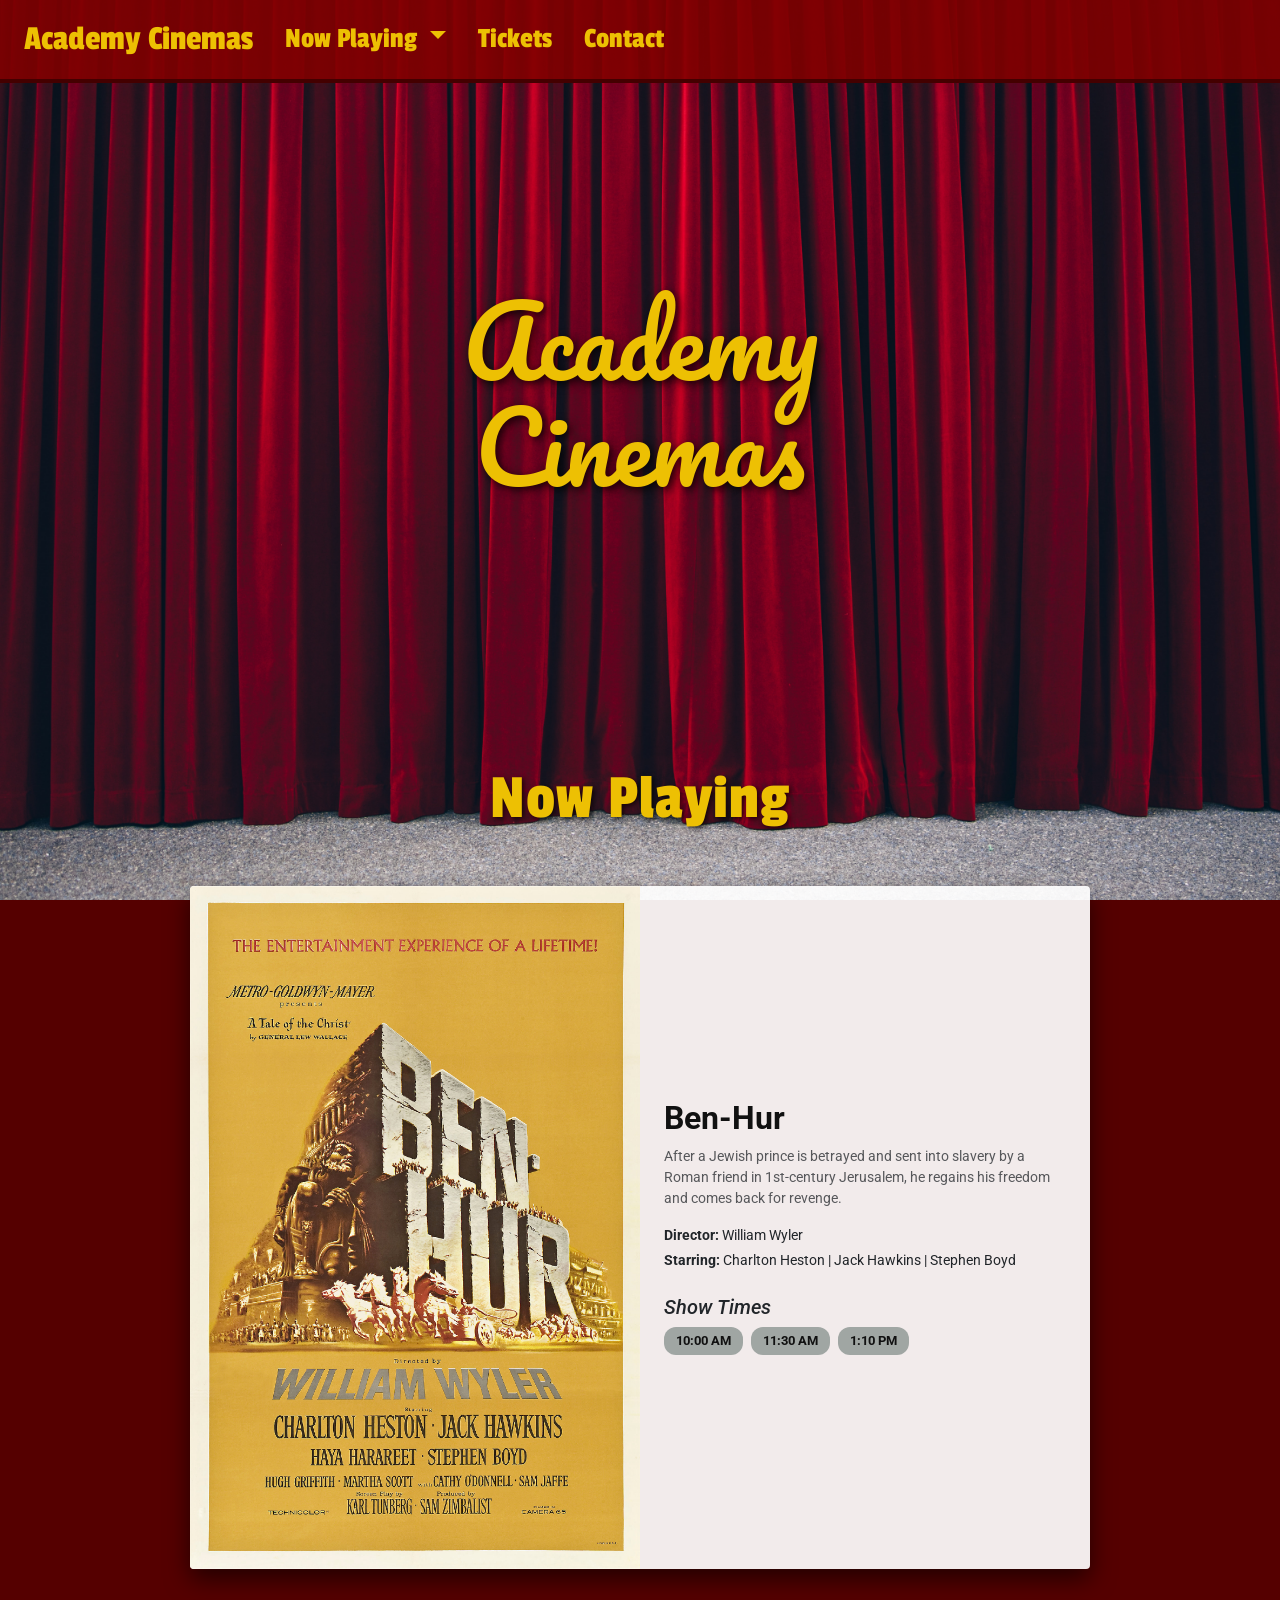
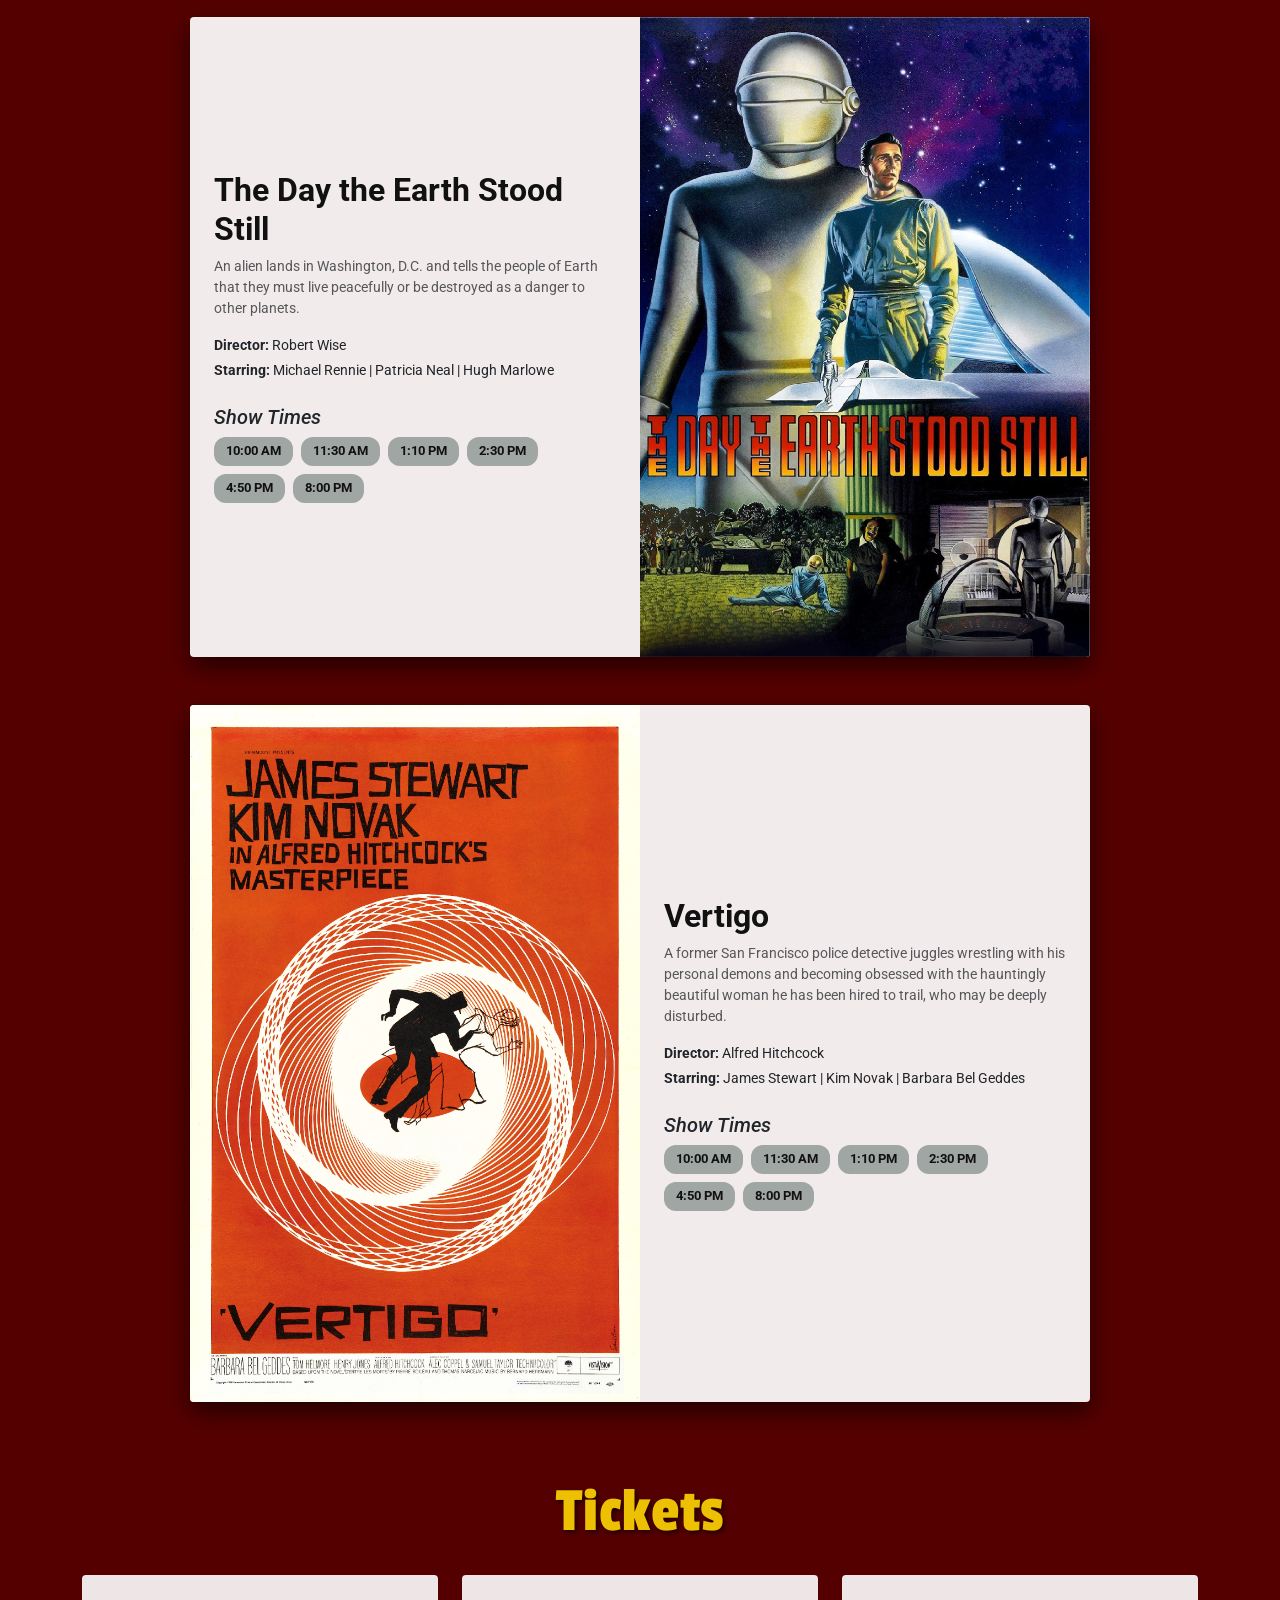
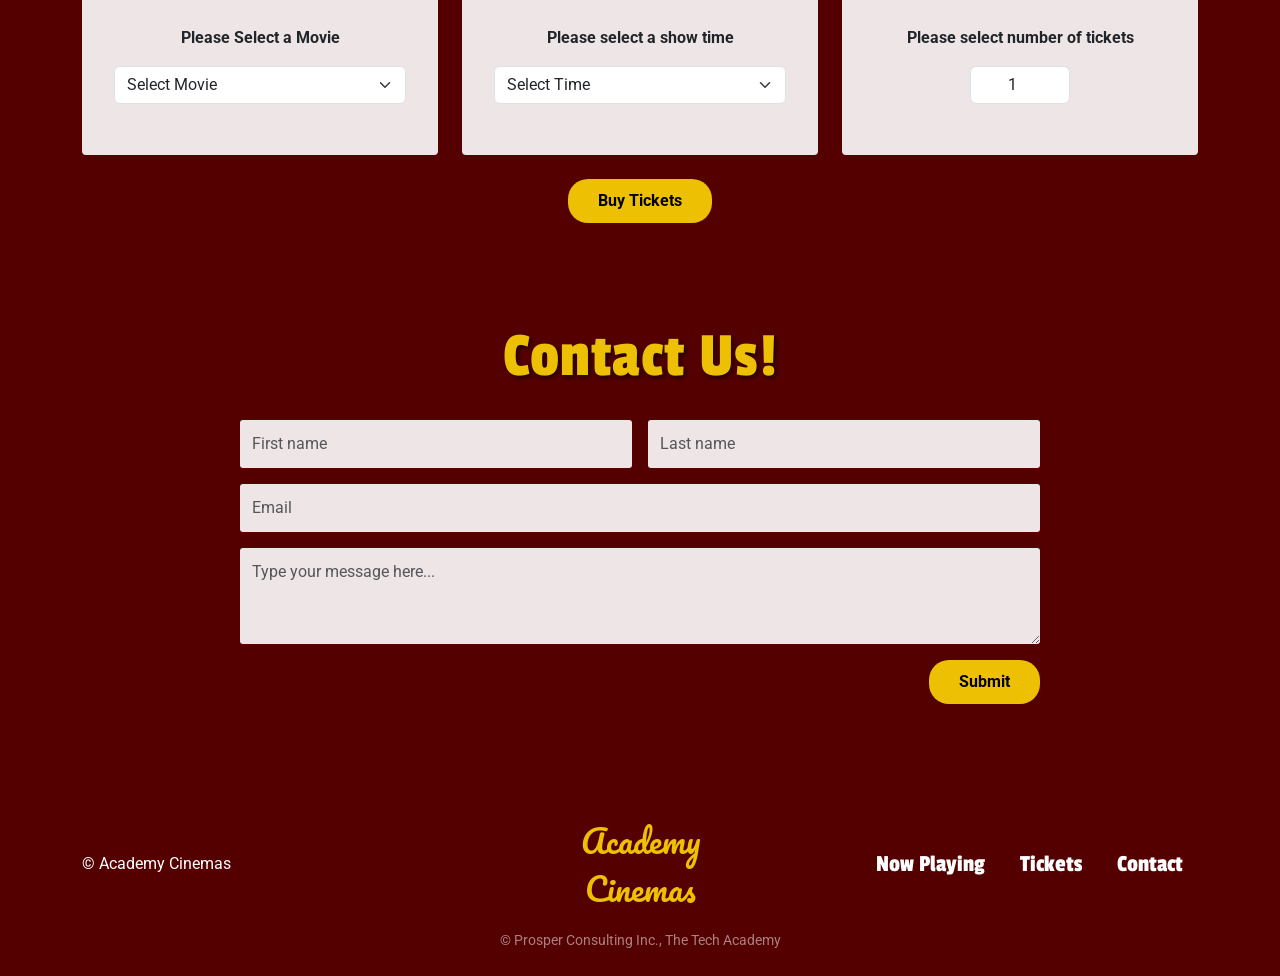
<file: Academy-Cinemas/index.html>
<!doctype html>
<html lang="en">
  <head>
    <meta charset="utf-8">
    <meta name="viewport" content="width=device-width, initial-scale=1">
    
    <!-- Google Fonts -->
    <link rel="preconnect" href="https://fonts.googleapis.com">
    <link rel="preconnect" href="https://fonts.gstatic.com" crossorigin>
    <link href="https://fonts.googleapis.com/css2?family=Pacifico&family=Passion+One&family=Roboto:wght@300;400;700&display=swap" rel="stylesheet">
    
    <title>Academy Cinemas</title>

    <!-- BOOTSTRAP CSS -->
    <link href="https://cdn.jsdelivr.net/npm/bootstrap@5.2.0/dist/css/bootstrap.min.css" rel="stylesheet">

    <!-- CUSTOM STYLES -->
    <style>
      :root {
        --main-color: rgb(126, 133, 130);
        --main-color-accent: rgb(237, 192, 3);
        --main-color-transparent: rgba(126, 133, 130, 0.8);
        --secondary-color: rgba(128, 0, 0, 0.9);
        --accent-color: rgb(36, 36, 36);
        --accent-text-color: rgb(255, 255, 255);
        --main-font-family: 'Passion One', cursive;
      }

      body {
        background-image: url('images/theater-curtains.jpg');
        background-size: cover;
        background-position: center;
        background-repeat: no-repeat;
        background-attachment: fixed;
        background-color: #500;
        font-family: 'Roboto', sans-serif;
      }

      /* NAVBAR */
      .navbar {
        background-color: var(--secondary-color);
        border-bottom: 4px solid #400;
      }

      .navbar-brand {
        color: var(--main-color-accent);
        font-family: var(--main-font-family);
        font-size: 2.2rem;
      }

      .nav-link {
        color: var(--main-color-accent);
        font-family: var(--main-font-family);
        font-size: 1.8rem;
        padding-left: 1rem !important;
        padding-right: 1rem !important;
      }

      .nav-link:hover, .navbar-brand:hover {
        color: #fff;
      }

      /* HERO SECTION */
      .hero-section {
        min-height: 70vh;
        display: flex;
        justify-content: center;
        align-items: center;
      }

      .hero-title {
        font-family: 'Pacifico', cursive;
        color: var(--main-color-accent);
        font-size: 6rem;
        text-shadow: 3px 3px 10px rgba(0, 0, 0, 0.8);
        line-height: 1.1;
      }

      /* SECTION HEADINGS */
      .section-heading {
        font-family: var(--main-font-family);
        color: var(--main-color-accent);
        font-size: 4rem;
        letter-spacing: 1px;
        text-shadow: 2px 2px 5px rgba(0,0,0,0.7);
      }

      /* MOVIE CARDS */
      .movie-card {
        background-color: rgba(255, 255, 255, 0.92);
        border-radius: 4px;
        box-shadow: 0 10px 25px rgba(0, 0, 0, 0.6);
        max-width: 900px;
      }

      .movie-title {
        font-family: 'Roboto', sans-serif;
        font-weight: 700;
        font-size: 2rem;
        color: #111;
      }

      .showtime-badge {
        background-color: #a0a6a3;
        color: #111;
        font-weight: 700;
        font-size: 0.8rem;
        padding: 8px 12px;
        border-radius: 12px;
      }

      /* TICKETS SECTION */
      .ticket-box {
        background-color: rgba(255, 255, 255, 0.9);
        border-radius: 4px;
        padding: 2rem;
        min-height: 180px;
        display: flex;
        flex-direction: column;
        justify-content: center;
      }

      .btn-yellow {
        background-color: var(--main-color-accent);
        color: #000;
        font-weight: 700;
        padding: 10px 30px;
        border-radius: 20px;
        border: none;
      }

      .btn-yellow:hover {
        background-color: #d4a902;
      }

      /* CONTACT FORM */
      .contact-input {
        background-color: rgba(255, 255, 255, 0.9);
        border: none;
        border-radius: 3px;
        padding: 12px;
      }

      /* FOOTER NAVIGATION */
      .footer-nav {
        font-family: var(--main-font-family);
        font-size: 1.5rem;
      }

      .footer-nav a {
        color: #fff;
        text-decoration: none;
        margin: 0 15px;
      }

      .footer-brand {
        font-family: 'Pacifico', cursive;
        color: var(--main-color-accent);
        font-size: 2rem;
      }
    </style>
  </head>
  <body>

    <!-- NAVBAR -->
    <nav class="navbar navbar-expand-lg sticky-top">
      <div class="container-fluid px-4">
        <a class="navbar-brand" href="#">Academy Cinemas</a>
        <button class="navbar-toggler" type="button" data-bs-toggle="collapse" data-bs-target="#navbarNav">
          <span class="navbar-toggler-icon"></span>
        </button>
        <div class="collapse navbar-collapse" id="navbarNav">
          <ul class="navbar-nav me-auto">
            <li class="nav-item dropdown">
              <a class="nav-link dropdown-toggle" href="#" id="navbarDropdown" role="button" data-bs-toggle="dropdown">
                Now Playing
              </a>
              <ul class="dropdown-menu">
                <li><a class="dropdown-item" href="#ben-hur">Ben-Hur</a></li>
                <li><a class="dropdown-item" href="#day-earth-stood-still">The Day the Earth Stood Still</a></li>
                <li><a class="dropdown-item" href="#vertigo">Vertigo</a></li>
              </ul>
            </li>
            <li class="nav-item"><a class="nav-link" href="#tickets">Tickets</a></li>
            <li class="nav-item"><a class="nav-link" href="#contact">Contact</a></li>
          </ul>
        </div>
      </div>
    </nav>

    <!-- HERO SECTION -->
    <section class="hero-section text-center">
      <h1 class="hero-title">Academy<br>Cinemas</h1>
    </section>

    <!-- NOW PLAYING SECTION -->
    <section id="now-playing" class="container my-5">
      <h2 class="text-center section-heading mb-5">Now Playing</h2>

      <!-- MOVIE 1: BEN-HUR (Poster Left) -->
      <div id="ben-hur" class="row movie-card mx-auto mb-5 overflow-hidden align-items-center">
        <div class="col-md-6 p-0 text-center">
          <img src="images/ben-hur.jpg" alt="Ben-Hur Poster" class="img-fluid w-100">
        </div>
        <div class="col-md-6 p-4">
          <h3 class="movie-title">Ben-Hur</h3>
          <p class="text-muted small">After a Jewish prince is betrayed and sent into slavery by a Roman friend in 1st-century Jerusalem, he regains his freedom and comes back for revenge.</p>
          <p class="small mb-1"><strong>Director:</strong> William Wyler</p>
          <p class="small"><strong>Starring:</strong> Charlton Heston | Jack Hawkins | Stephen Boyd</p>
          <h5 class="fst-italic mt-4">Show Times</h5>
          <div class="d-flex flex-wrap gap-2 mt-2">
            <span class="badge showtime-badge">10:00 AM</span>
            <span class="badge showtime-badge">11:30 AM</span>
            <span class="badge showtime-badge">1:10 PM</span>
          </div>
        </div>
      </div>

      <!-- MOVIE 2: THE DAY THE EARTH STOOD STILL (Poster Right) -->
      <div id="day-earth-stood-still" class="row movie-card mx-auto mb-5 overflow-hidden align-items-center">
        <div class="col-md-6 p-4">
          <h3 class="movie-title">The Day the Earth Stood Still</h3>
          <p class="text-muted small">An alien lands in Washington, D.C. and tells the people of Earth that they must live peacefully or be destroyed as a danger to other planets.</p>
          <p class="small mb-1"><strong>Director:</strong> Robert Wise</p>
          <p class="small"><strong>Starring:</strong> Michael Rennie | Patricia Neal | Hugh Marlowe</p>
          <h5 class="fst-italic mt-4">Show Times</h5>
          <div class="d-flex flex-wrap gap-2 mt-2">
            <span class="badge showtime-badge">10:00 AM</span>
            <span class="badge showtime-badge">11:30 AM</span>
            <span class="badge showtime-badge">1:10 PM</span>
            <span class="badge showtime-badge">2:30 PM</span>
            <span class="badge showtime-badge">4:50 PM</span>
            <span class="badge showtime-badge">8:00 PM</span>
          </div>
        </div>
        <div class="col-md-6 p-0 text-center">
          <img src="images/earth-stood-still.jpg" alt="The Day the Earth Stood Still Poster" class="img-fluid w-100">
        </div>
      </div>

      <!-- MOVIE 3: VERTIGO (Poster Left) -->
      <div id="vertigo" class="row movie-card mx-auto mb-5 overflow-hidden align-items-center">
        <div class="col-md-6 p-0 text-center">
          <img src="images/vertigo.jpg" alt="Vertigo Poster" class="img-fluid w-100">
        </div>
        <div class="col-md-6 p-4">
          <h3 class="movie-title">Vertigo</h3>
          <p class="text-muted small">A former San Francisco police detective juggles wrestling with his personal demons and becoming obsessed with the hauntingly beautiful woman he has been hired to trail, who may be deeply disturbed.</p>
          <p class="small mb-1"><strong>Director:</strong> Alfred Hitchcock</p>
          <p class="small"><strong>Starring:</strong> James Stewart | Kim Novak | Barbara Bel Geddes</p>
          <h5 class="fst-italic mt-4">Show Times</h5>
          <div class="d-flex flex-wrap gap-2 mt-2">
            <span class="badge showtime-badge">10:00 AM</span>
            <span class="badge showtime-badge">11:30 AM</span>
            <span class="badge showtime-badge">1:10 PM</span>
            <span class="badge showtime-badge">2:30 PM</span>
            <span class="badge showtime-badge">4:50 PM</span>
            <span class="badge showtime-badge">8:00 PM</span>
          </div>
        </div>
      </div>
    </section>

    <!-- TICKETS SECTION -->
    <section id="tickets" class="container my-5 py-4">
      <h2 class="text-center section-heading mb-4">Tickets</h2>
      <form>
        <div class="row g-4 text-center">
          <div class="col-md-4">
            <div class="ticket-box">
              <label class="form-label fw-bold mb-3">Please Select a Movie</label>
              <select class="form-select">
                <option selected>Select Movie</option>
                <option value="1">Ben-Hur</option>
                <option value="2">The Day the Earth Stood Still</option>
                <option value="3">Vertigo</option>
              </select>
            </div>
          </div>
          <div class="col-md-4">
            <div class="ticket-box">
              <label class="form-label fw-bold mb-3">Please select a show time</label>
              <select class="form-select">
                <option selected>Select Time</option>
                <option value="1">10:00 AM</option>
                <option value="2">11:30 AM</option>
                <option value="3">1:10 PM</option>
              </select>
            </div>
          </div>
          <div class="col-md-4">
            <div class="ticket-box">
              <label class="form-label fw-bold mb-3">Please select number of tickets</label>
              <input type="number" class="form-control text-center mx-auto" value="1" style="max-width: 100px;">
            </div>
          </div>
        </div>
        <div class="text-center mt-4">
          <button type="submit" class="btn btn-yellow">Buy Tickets</button>
        </div>
      </form>
    </section>

    <!-- CONTACT SECTION -->
    <section id="contact" class="container my-5 py-4">
      <h2 class="text-center section-heading mb-4">Contact Us!</h2>
      <form style="max-width: 800px;" class="mx-auto">
        <div class="row g-3 mb-3">
          <div class="col-md-6">
            <input type="text" class="form-control contact-input" placeholder="First name">
          </div>
          <div class="col-md-6">
            <input type="text" class="form-control contact-input" placeholder="Last name">
          </div>
        </div>
        <div class="mb-3">
          <input type="email" class="form-control contact-input" placeholder="Email">
        </div>
        <div class="mb-3">
          <textarea class="form-control contact-input" rows="3" placeholder="Type your message here..."></textarea>
        </div>
        <div class="text-end">
          <button type="submit" class="btn btn-yellow">Submit</button>
        </div>
      </form>
    </section>

    <!-- FOOTER -->
    <footer class="text-center py-4">
      <div class="container">
        <div class="row align-items-center my-3">
          <div class="col-md-4 text-start">
            <span class="text-white">&copy; Academy Cinemas</span>
          </div>
          <div class="col-md-4 text-center">
            <div class="footer-brand">Academy<br>Cinemas</div>
          </div>
          <div class="col-md-4 text-end footer-nav">
            <a href="#now-playing">Now Playing</a>
            <a href="#tickets">Tickets</a>
            <a href="#contact">Contact</a>
          </div>
        </div>
        <small class="text-white-50">&copy; Prosper Consulting Inc., The Tech Academy</small>
      </div>
    </footer>

    <!-- BOOTSTRAP JAVASCRIPT -->
    <script src="https://cdn.jsdelivr.net/npm/bootstrap@5.2.0/dist/js/bootstrap.bundle.min.js"></script>
  </body>
</html>
</file>
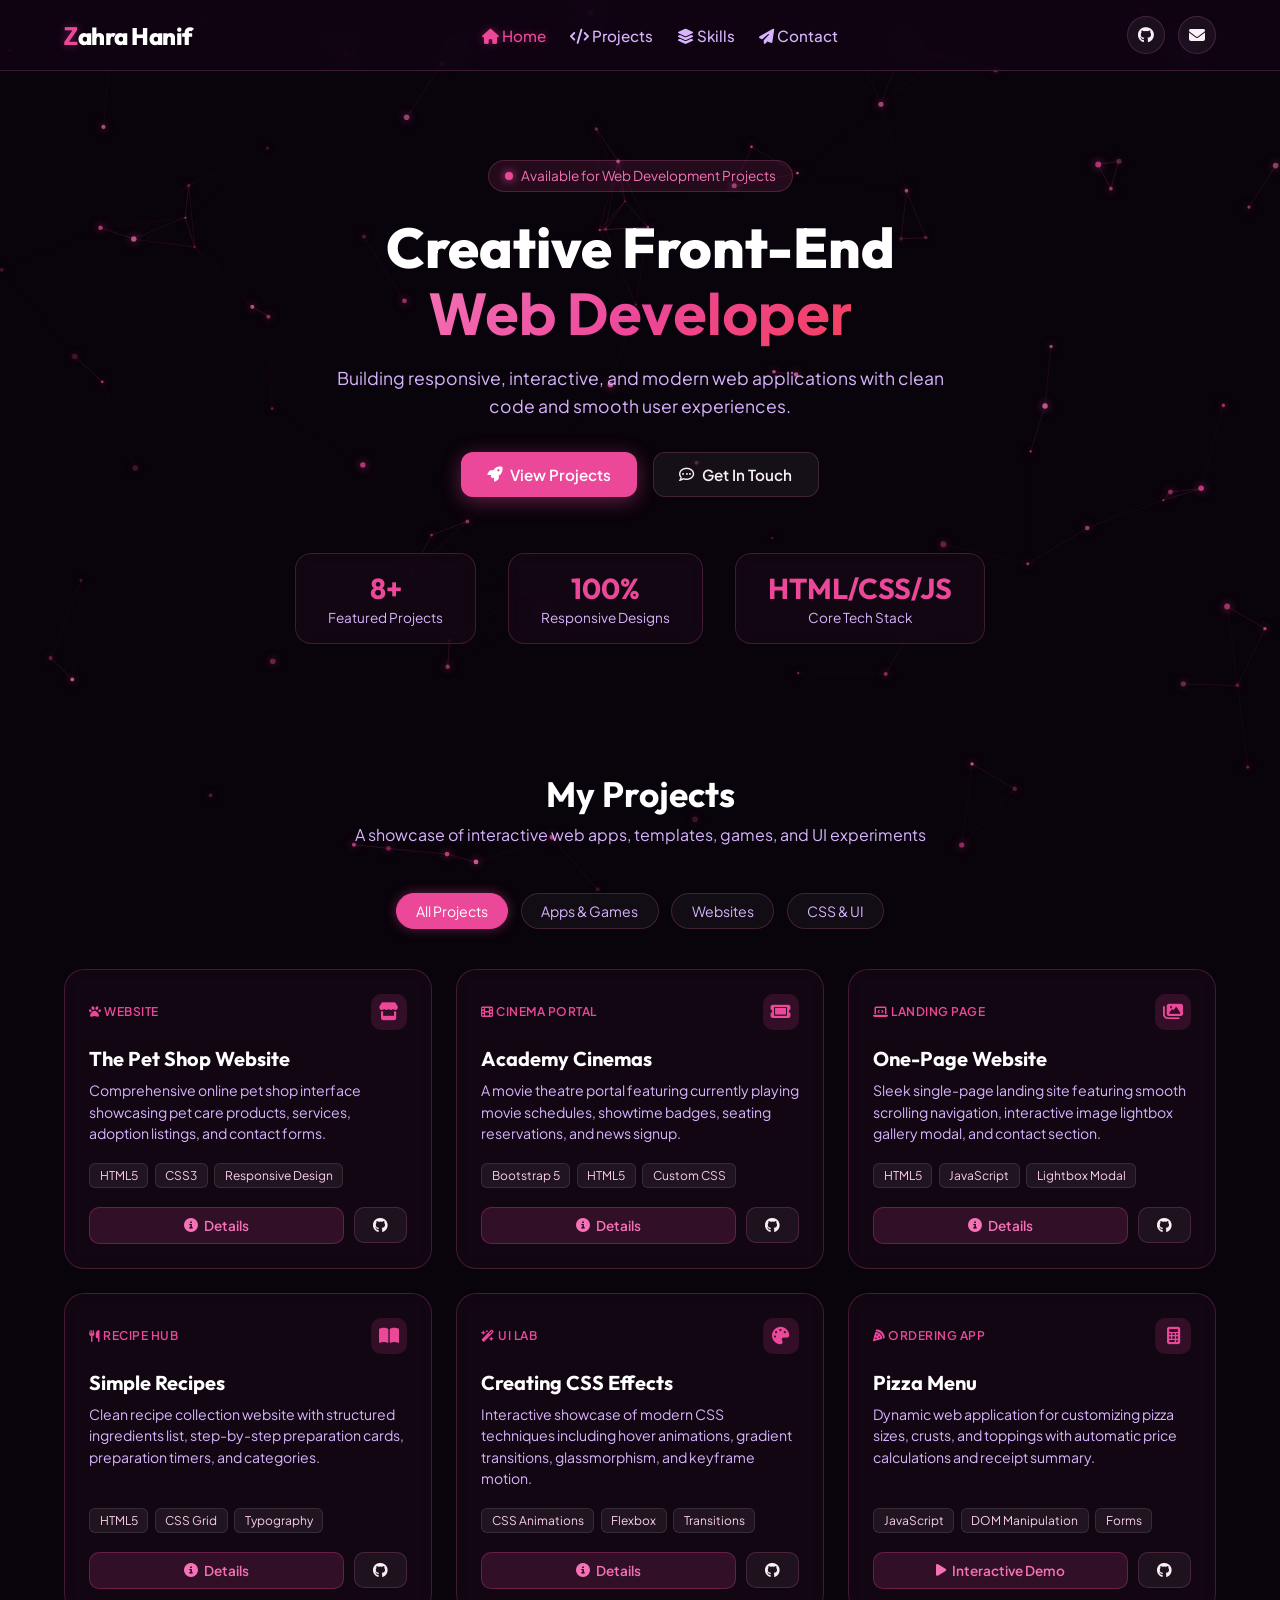
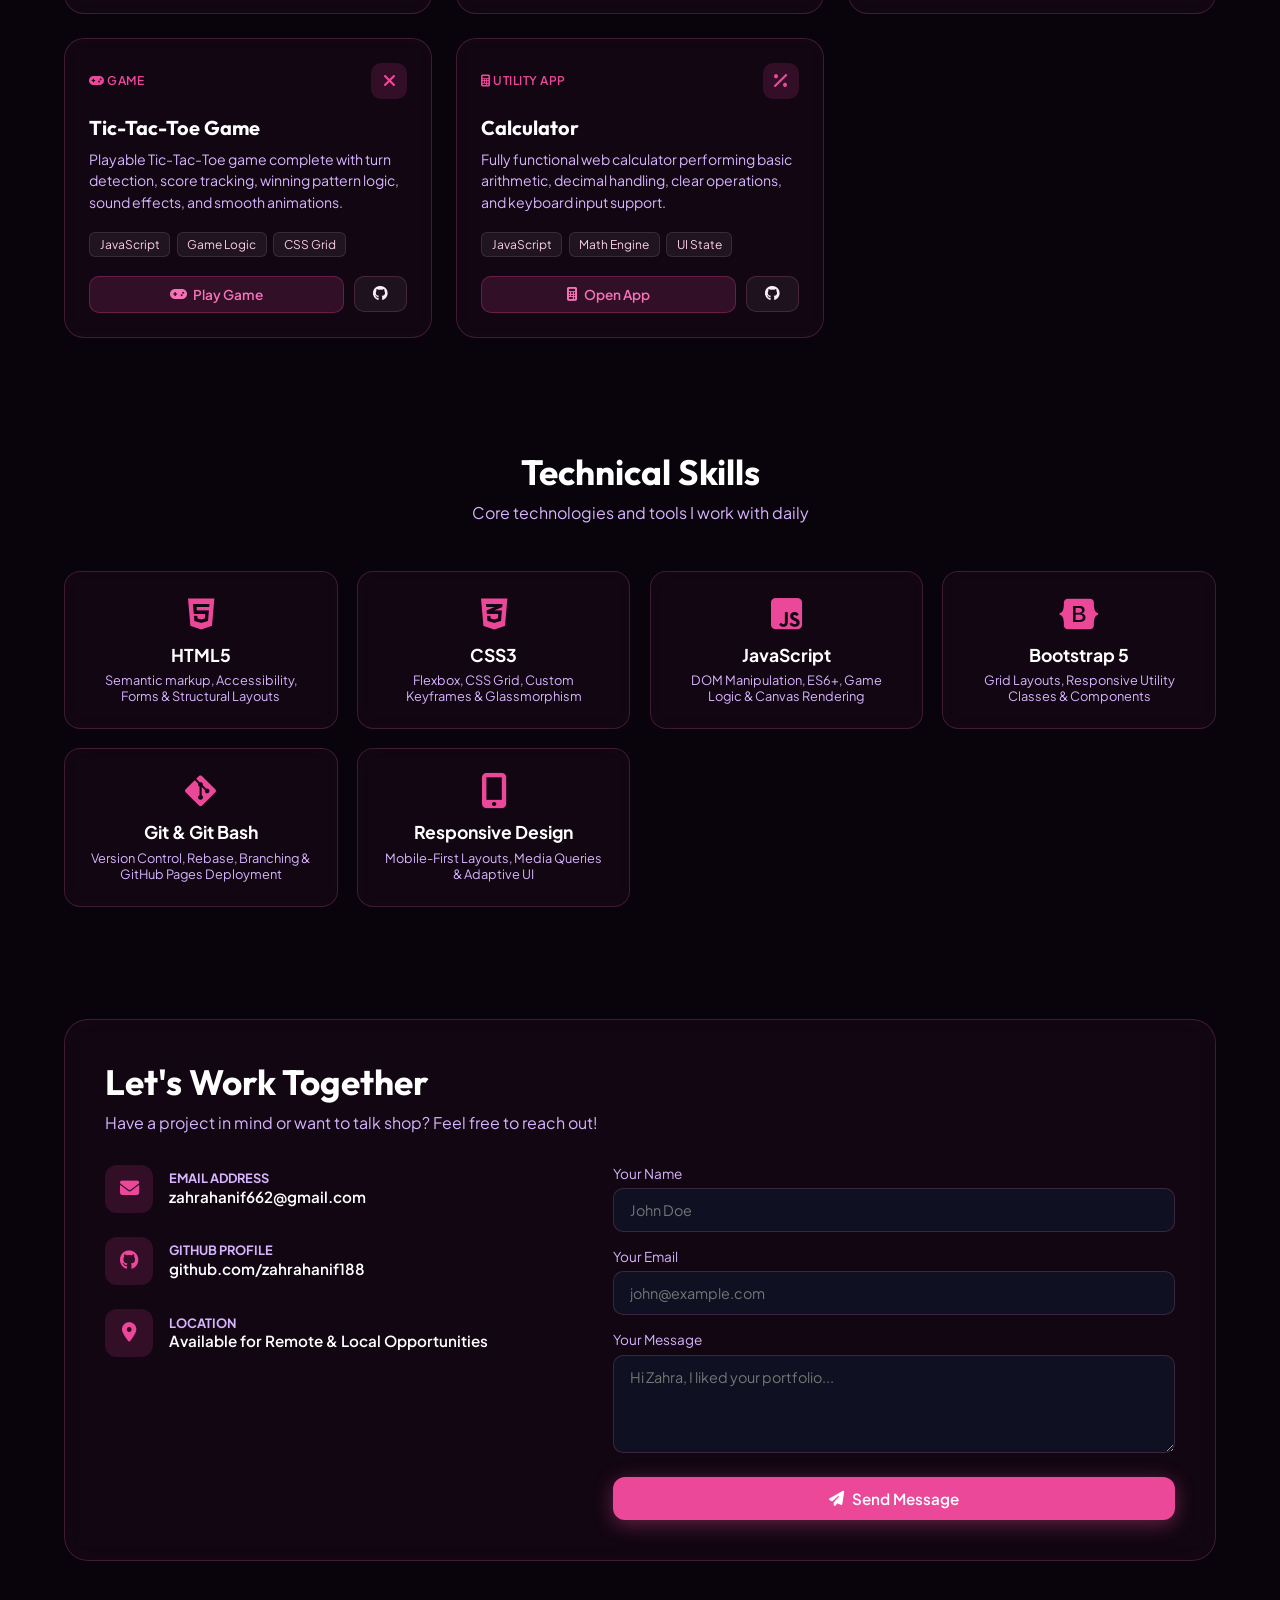
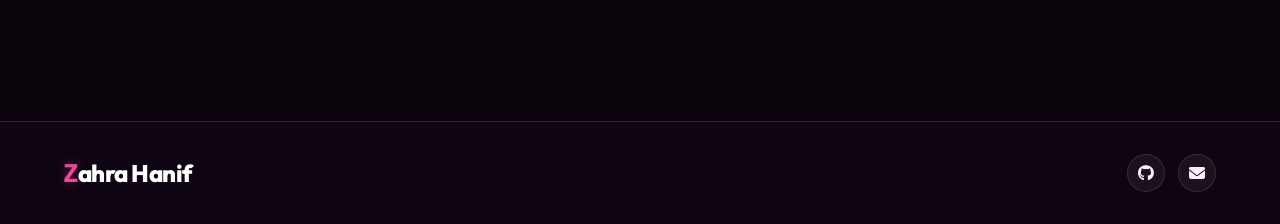
<file: Portfolio website assignment/index.html>
<!DOCTYPE html>
<html lang="en">
<head>
  <meta charset="UTF-8">
  <meta name="viewport" content="width=device-width, initial-scale=1.0">
  <title>Zahra Hanif | Web Developer Portfolio</title>
  
  <!-- Font Awesome Icons -->
  <link rel="stylesheet" href="https://cdnjs.cloudflare.com/ajax/libs/font-awesome/6.4.0/css/all.min.css">
  <!-- Google Fonts (Outfit & Plus Jakarta Sans) -->
  <link rel="preconnect" href="https://fonts.googleapis.com">
  <link rel="preconnect" href="https://fonts.gstatic.com" crossorigin>
  <link href="https://fonts.googleapis.com/css2?family=Outfit:wght@300;400;500;600;700;800&family=Plus+Jakarta+Sans:wght@300;400;500;600;700&display=swap" rel="stylesheet">
  
  <!-- Separate CSS File -->
  <link rel="stylesheet" href="style.css">
</head>
<body>

  <!-- Live Canvas Interactive Background -->
  <canvas id="bg-canvas"></canvas>

  <!-- Navigation Bar -->
  <nav class="navbar">
    <div class="nav-container">
      <a href="#home" class="brand-logo">
        <span class="logo-accent">Z</span>ahra Hanif
      </a>

      <div class="nav-links">
        <a href="#home" class="nav-link active"><i class="fa-solid fa-house"></i> Home</a>
        <a href="#projects" class="nav-link"><i class="fa-solid fa-code"></i> Projects</a>
        <a href="#skills" class="nav-link"><i class="fa-solid fa-layer-group"></i> Skills</a>
        <a href="#contact" class="nav-link"><i class="fa-solid fa-paper-plane"></i> Contact</a>
      </div>

      <div class="social-pills">
        <a href="https://github.com/zahrahanif188" target="_blank" rel="noopener noreferrer" title="GitHub Profile">
          <i class="fa-brands fa-github"></i>
        </a>
        <a href="mailto:zahrahanif662@gmail.com" title="Send Email">
          <i class="fa-solid fa-envelope"></i>
        </a>
      </div>
    </div>
  </nav>

  <main class="main-content">
    <!-- Hero Section -->
    <section id="home" class="hero-section">
      <div class="hero-badge">
        <span class="pulse-dot"></span> Available for Web Development Projects
      </div>

      <h1 class="hero-title">
        Creative Front-End <br>
        <span class="highlight-text">Web Developer</span>
      </h1>

      <p class="hero-subtitle">
        Building responsive, interactive, and modern web applications with clean code and smooth user experiences.
      </p>

      <div class="hero-cta-group">
        <a href="#projects" class="btn btn-primary">
          <i class="fa-solid fa-rocket"></i> View Projects
        </a>
        <a href="#contact" class="btn btn-secondary">
          <i class="fa-regular fa-comment-dots"></i> Get In Touch
        </a>
      </div>

      <div class="quick-stats">
        <div class="stat-card">
          <span class="stat-number">8+</span>
          <span class="stat-label">Featured Projects</span>
        </div>
        <div class="stat-card">
          <span class="stat-number">100%</span>
          <span class="stat-label">Responsive Designs</span>
        </div>
        <div class="stat-card">
          <span class="stat-number">HTML/CSS/JS</span>
          <span class="stat-label">Core Tech Stack</span>
        </div>
      </div>
    </section>

    <!-- Projects Section -->
    <section id="projects" class="projects-section">
      <div class="section-header">
        <h2 class="section-title">My Projects</h2>
        <p class="section-subtitle">A showcase of interactive web apps, templates, games, and UI experiments</p>
      </div>

      <!-- Category Filter Pills -->
      <div class="filter-bar">
        <button class="filter-btn active" data-filter="all">All Projects</button>
        <button class="filter-btn" data-filter="apps">Apps & Games</button>
        <button class="filter-btn" data-filter="websites">Websites</button>
        <button class="filter-btn" data-filter="css">CSS & UI</button>
      </div>

      <!-- Project Cards Grid -->
      <div class="projects-grid" id="projects-grid">
        
        <!-- Project 1: The Pet Shop Website -->
        <div class="project-card" data-category="websites">
          <div class="card-glow"></div>
          <div class="card-header">
            <span class="card-type"><i class="fa-solid fa-paw"></i> Website</span>
            <div class="card-icon"><i class="fa-solid fa-store"></i></div>
          </div>
          <h3 class="card-title">The Pet Shop Website</h3>
          <p class="card-desc">Comprehensive online pet shop interface showcasing pet care products, services, adoption listings, and contact forms.</p>
          <div class="tags-list">
            <span class="tech-tag">HTML5</span>
            <span class="tech-tag">CSS3</span>
            <span class="tech-tag">Responsive Design</span>
          </div>
          <div class="card-actions">
            <button class="btn btn-card" onclick="openModal('petshop')">
              <i class="fa-solid fa-circle-info"></i> Details
            </button>
            <a href="https://github.com/zahrahanif188" target="_blank" class="btn btn-card-icon" title="View Source">
              <i class="fa-brands fa-github"></i>
            </a>
          </div>
        </div>

        <!-- Project 2: Academy Cinemas -->
        <div class="project-card" data-category="websites">
          <div class="card-glow"></div>
          <div class="card-header">
            <span class="card-type"><i class="fa-solid fa-film"></i> Cinema Portal</span>
            <div class="card-icon"><i class="fa-solid fa-ticket"></i></div>
          </div>
          <h3 class="card-title">Academy Cinemas</h3>
          <p class="card-desc">A movie theatre portal featuring currently playing movie schedules, showtime badges, seating reservations, and news signup.</p>
          <div class="tags-list">
            <span class="tech-tag">Bootstrap 5</span>
            <span class="tech-tag">HTML5</span>
            <span class="tech-tag">Custom CSS</span>
          </div>
          <div class="card-actions">
            <button class="btn btn-card" onclick="openModal('academy')">
              <i class="fa-solid fa-circle-info"></i> Details
            </button>
            <a href="https://github.com/zahrahanif188" target="_blank" class="btn btn-card-icon" title="View Source">
              <i class="fa-brands fa-github"></i>
            </a>
          </div>
        </div>

        <!-- Project 3: One-Page Website -->
        <div class="project-card" data-category="websites">
          <div class="card-glow"></div>
          <div class="card-header">
            <span class="card-type"><i class="fa-solid fa-laptop-code"></i> Landing Page</span>
            <div class="card-icon"><i class="fa-solid fa-images"></i></div>
          </div>
          <h3 class="card-title">One-Page Website</h3>
          <p class="card-desc">Sleek single-page landing site featuring smooth scrolling navigation, interactive image lightbox gallery modal, and contact section.</p>
          <div class="tags-list">
            <span class="tech-tag">HTML5</span>
            <span class="tech-tag">JavaScript</span>
            <span class="tech-tag">Lightbox Modal</span>
          </div>
          <div class="card-actions">
            <button class="btn btn-card" onclick="openModal('onepage')">
              <i class="fa-solid fa-circle-info"></i> Details
            </button>
            <a href="https://github.com/zahrahanif188" target="_blank" class="btn btn-card-icon" title="View Source">
              <i class="fa-brands fa-github"></i>
            </a>
          </div>
        </div>

        <!-- Project 4: Simple Recipes -->
        <div class="project-card" data-category="websites">
          <div class="card-glow"></div>
          <div class="card-header">
            <span class="card-type"><i class="fa-solid fa-utensils"></i> Recipe Hub</span>
            <div class="card-icon"><i class="fa-solid fa-book-open"></i></div>
          </div>
          <h3 class="card-title">Simple Recipes</h3>
          <p class="card-desc">Clean recipe collection website with structured ingredients list, step-by-step preparation cards, preparation timers, and categories.</p>
          <div class="tags-list">
            <span class="tech-tag">HTML5</span>
            <span class="tech-tag">CSS Grid</span>
            <span class="tech-tag">Typography</span>
          </div>
          <div class="card-actions">
            <button class="btn btn-card" onclick="openModal('recipes')">
              <i class="fa-solid fa-circle-info"></i> Details
            </button>
            <a href="https://github.com/zahrahanif188" target="_blank" class="btn btn-card-icon" title="View Source">
              <i class="fa-brands fa-github"></i>
            </a>
          </div>
        </div>

        <!-- Project 5: Creating CSS Effects -->
        <div class="project-card" data-category="css">
          <div class="card-glow"></div>
          <div class="card-header">
            <span class="card-type"><i class="fa-solid fa-wand-magic-sparkles"></i> UI Lab</span>
            <div class="card-icon"><i class="fa-solid fa-palette"></i></div>
          </div>
          <h3 class="card-title">Creating CSS Effects</h3>
          <p class="card-desc">Interactive showcase of modern CSS techniques including hover animations, gradient transitions, glassmorphism, and keyframe motion.</p>
          <div class="tags-list">
            <span class="tech-tag">CSS Animations</span>
            <span class="tech-tag">Flexbox</span>
            <span class="tech-tag">Transitions</span>
          </div>
          <div class="card-actions">
            <button class="btn btn-card" onclick="openModal('csseffects')">
              <i class="fa-solid fa-circle-info"></i> Details
            </button>
            <a href="https://github.com/zahrahanif188" target="_blank" class="btn btn-card-icon" title="View Source">
              <i class="fa-brands fa-github"></i>
            </a>
          </div>
        </div>

        <!-- Project 6: Pizza Menu -->
        <div class="project-card" data-category="apps">
          <div class="card-glow"></div>
          <div class="card-header">
            <span class="card-type"><i class="fa-solid fa-pizza-slice"></i> Ordering App</span>
            <div class="card-icon"><i class="fa-solid fa-calculator"></i></div>
          </div>
          <h3 class="card-title">Pizza Menu</h3>
          <p class="card-desc">Dynamic web application for customizing pizza sizes, crusts, and toppings with automatic price calculations and receipt summary.</p>
          <div class="tags-list">
            <span class="tech-tag">JavaScript</span>
            <span class="tech-tag">DOM Manipulation</span>
            <span class="tech-tag">Forms</span>
          </div>
          <div class="card-actions">
            <button class="btn btn-card" onclick="openModal('pizzamenu')">
              <i class="fa-solid fa-play"></i> Interactive Demo
            </button>
            <a href="https://github.com/zahrahanif188" target="_blank" class="btn btn-card-icon" title="View Source">
              <i class="fa-brands fa-github"></i>
            </a>
          </div>
        </div>

        <!-- Project 7: Tic-Tac-Toe Game -->
        <div class="project-card" data-category="apps">
          <div class="card-glow"></div>
          <div class="card-header">
            <span class="card-type"><i class="fa-solid fa-gamepad"></i> Game</span>
            <div class="card-icon"><i class="fa-solid fa-xmark"></i></div>
          </div>
          <h3 class="card-title">Tic-Tac-Toe Game</h3>
          <p class="card-desc">Playable Tic-Tac-Toe game complete with turn detection, score tracking, winning pattern logic, sound effects, and smooth animations.</p>
          <div class="tags-list">
            <span class="tech-tag">JavaScript</span>
            <span class="tech-tag">Game Logic</span>
            <span class="tech-tag">CSS Grid</span>
          </div>
          <div class="card-actions">
            <button class="btn btn-card" onclick="openModal('tictactoe')">
              <i class="fa-solid fa-gamepad"></i> Play Game
            </button>
            <a href="https://github.com/zahrahanif188" target="_blank" class="btn btn-card-icon" title="View Source">
              <i class="fa-brands fa-github"></i>
            </a>
          </div>
        </div>

        <!-- Project 8: Calculator -->
        <div class="project-card" data-category="apps">
          <div class="card-glow"></div>
          <div class="card-header">
            <span class="card-type"><i class="fa-solid fa-calculator"></i> Utility App</span>
            <div class="card-icon"><i class="fa-solid fa-percent"></i></div>
          </div>
          <h3 class="card-title">Calculator</h3>
          <p class="card-desc">Fully functional web calculator performing basic arithmetic, decimal handling, clear operations, and keyboard input support.</p>
          <div class="tags-list">
            <span class="tech-tag">JavaScript</span>
            <span class="tech-tag">Math Engine</span>
            <span class="tech-tag">UI State</span>
          </div>
          <div class="card-actions">
            <button class="btn btn-card" onclick="openModal('calculator')">
              <i class="fa-solid fa-calculator"></i> Open App
            </button>
            <a href="https://github.com/zahrahanif188" target="_blank" class="btn btn-card-icon" title="View Source">
              <i class="fa-brands fa-github"></i>
            </a>
          </div>
        </div>

      </div>
    </section>

    <!-- Skills & Tech Stack Section -->
    <section id="skills" class="skills-section">
      <div class="section-header">
        <h2 class="section-title">Technical Skills</h2>
        <p class="section-subtitle">Core technologies and tools I work with daily</p>
      </div>

      <div class="skills-grid">
        <div class="skill-box">
          <i class="fa-brands fa-html5 skill-icon"></i>
          <h4>HTML5</h4>
          <p>Semantic markup, Accessibility, Forms & Structural Layouts</p>
        </div>
        <div class="skill-box">
          <i class="fa-brands fa-css3-alt skill-icon"></i>
          <h4>CSS3</h4>
          <p>Flexbox, CSS Grid, Custom Keyframes & Glassmorphism</p>
        </div>
        <div class="skill-box">
          <i class="fa-brands fa-square-js skill-icon"></i>
          <h4>JavaScript</h4>
          <p>DOM Manipulation, ES6+, Game Logic & Canvas Rendering</p>
        </div>
        <div class="skill-box">
          <i class="fa-brands fa-bootstrap skill-icon"></i>
          <h4>Bootstrap 5</h4>
          <p>Grid Layouts, Responsive Utility Classes & Components</p>
        </div>
        <div class="skill-box">
          <i class="fa-brands fa-git-alt skill-icon"></i>
          <h4>Git & Git Bash</h4>
          <p>Version Control, Rebase, Branching & GitHub Pages Deployment</p>
        </div>
        <div class="skill-box">
          <i class="fa-solid fa-mobile-screen-button skill-icon"></i>
          <h4>Responsive Design</h4>
          <p>Mobile-First Layouts, Media Queries & Adaptive UI</p>
        </div>
      </div>
    </section>

    <!-- Contact Section -->
    <section id="contact" class="contact-section">
      <div class="contact-card">
        <div class="contact-header">
          <h2 class="section-title">Let's Work Together</h2>
          <p class="section-subtitle">Have a project in mind or want to talk shop? Feel free to reach out!</p>
        </div>

        <div class="contact-body">
          <div class="contact-info">
            <div class="info-item">
              <div class="info-icon"><i class="fa-solid fa-envelope"></i></div>
              <div>
                <h5>Email Address</h5>
                <a href="mailto:zahrahanif662@gmail.com" class="info-link">zahrahanif662@gmail.com</a>
              </div>
            </div>

            <div class="info-item">
              <div class="info-icon"><i class="fa-brands fa-github"></i></div>
              <div>
                <h5>GitHub Profile</h5>
                <a href="https://github.com/zahrahanif188" target="_blank" class="info-link">github.com/zahrahanif188</a>
              </div>
            </div>

            <div class="info-item">
              <div class="info-icon"><i class="fa-solid fa-location-dot"></i></div>
              <div>
                <h5>Location</h5>
                <p class="info-text">Available for Remote & Local Opportunities</p>
              </div>
            </div>
          </div>

          <form class="contact-form" onsubmit="event.preventDefault(); alert('Message sent successfully! (Demo Form)');">
            <div class="form-group">
              <label for="name">Your Name</label>
              <input type="text" id="name" placeholder="John Doe" required>
            </div>
            <div class="form-group">
              <label for="email">Your Email</label>
              <input type="email" id="email" placeholder="john@example.com" required>
            </div>
            <div class="form-group">
              <label for="message">Your Message</label>
              <textarea id="message" rows="4" placeholder="Hi Zahra, I liked your portfolio..." required></textarea>
            </div>
            <button type="submit" class="btn btn-primary btn-full">
              <i class="fa-solid fa-paper-plane"></i> Send Message
            </button>
          </form>
        </div>
      </div>
    </section>
  </main>

  <!-- Clean Footer Without Copyright Line -->
  <footer class="footer">
    <div class="footer-container">
      <a href="#home" class="brand-logo">
        <span class="logo-accent">Z</span>ahra Hanif
      </a>
      <div class="social-pills">
        <a href="https://github.com/zahrahanif188" target="_blank" rel="noopener noreferrer">
          <i class="fa-brands fa-github"></i>
        </a>
        <a href="mailto:zahrahanif662@gmail.com">
          <i class="fa-solid fa-envelope"></i>
        </a>
      </div>
    </div>
  </footer>

  <!-- Modal Component for Details & Live Mini-Demos -->
  <div id="modal-backdrop" class="modal-backdrop" onclick="closeModal(event)">
    <div class="modal-content" onclick="event.stopPropagation()">
      <button class="modal-close-btn" onclick="closeModalDirect()">&times;</button>
      <div id="modal-body"></div>
    </div>
  </div>

  <!-- JavaScript Code -->
  <script>
    /* Interactive Background Canvas Animation */
    const canvas = document.getElementById('bg-canvas');
    const ctx = canvas.getContext('2d');

    let width, height;
    let particles = [];
    let mouse = { x: null, y: null, radius: 150 };

    function resizeCanvas() {
      width = canvas.width = window.innerWidth;
      height = canvas.height = window.innerHeight;
    }

    window.addEventListener('resize', resizeCanvas);
    resizeCanvas();

    window.addEventListener('mousemove', (e) => {
      mouse.x = e.x;
      mouse.y = e.y;
    });

    window.addEventListener('mouseleave', () => {
      mouse.x = null;
      mouse.y = null;
    });

    class Particle {
      constructor() {
        this.x = Math.random() * width;
        this.y = Math.random() * height;
        this.radius = Math.random() * 2 + 1;
        this.vx = (Math.random() - 0.5) * 0.8;
        this.vy = (Math.random() - 0.5) * 0.8;
        // Hot Pink & Rose Glow
        this.color = Math.random() > 0.4 ? 'rgba(236, 72, 153, ' : 'rgba(244, 114, 182, ';
        this.alpha = Math.random() * 0.6 + 0.2;
      }

      draw() {
        ctx.beginPath();
        ctx.arc(this.x, this.y, this.radius, 0, Math.PI * 2);
        ctx.fillStyle = this.color + this.alpha + ')';
        ctx.shadowBlur = 8;
        ctx.shadowColor = '#ec4899';
        ctx.fill();
        ctx.shadowBlur = 0;
      }

      update() {
        this.x += this.vx;
        this.y += this.vy;

        if (this.x < 0 || this.x > width) this.vx *= -1;
        if (this.y < 0 || this.y > height) this.vy *= -1;

        if (mouse.x && mouse.y) {
          let dx = mouse.x - this.x;
          let dy = mouse.y - this.y;
          let dist = Math.sqrt(dx * dx + dy * dy);
          if (dist < mouse.radius) {
            let angle = Math.atan2(dy, dx);
            let force = (mouse.radius - dist) / mouse.radius;
            this.x -= Math.cos(angle) * force * 2;
            this.y -= Math.sin(angle) * force * 2;
          }
        }
      }
    }

    function initParticles() {
      particles = [];
      let count = Math.min(Math.floor(window.innerWidth / 12), 100);
      for (let i = 0; i < count; i++) {
        particles.push(new Particle());
      }
    }
    initParticles();

    function animateCanvas() {
      ctx.clearRect(0, 0, width, height);

      for (let i = 0; i < particles.length; i++) {
        particles[i].update();
        particles[i].draw();

        for (let j = i + 1; j < particles.length; j++) {
          let dx = particles[i].x - particles[j].x;
          let dy = particles[i].y - particles[j].y;
          let dist = Math.sqrt(dx * dx + dy * dy);

          if (dist < 120) {
            ctx.beginPath();
            ctx.moveTo(particles[i].x, particles[i].y);
            ctx.lineTo(particles[j].x, particles[j].y);
            let alpha = (1 - dist / 120) * 0.25;
            ctx.strokeStyle = `rgba(236, 72, 153, ${alpha})`;
            ctx.lineWidth = 0.8;
            ctx.stroke();
          }
        }
      }

      requestAnimationFrame(animateCanvas);
    }
    animateCanvas();

    /* Filter Projects functionality */
    const filterBtns = document.querySelectorAll('.filter-btn');
    const projectCards = document.querySelectorAll('.project-card');

    filterBtns.forEach(btn => {
      btn.addEventListener('click', () => {
        filterBtns.forEach(b => b.classList.remove('active'));
        btn.classList.add('active');

        const filter = btn.dataset.filter;

        projectCards.forEach(card => {
          if (filter === 'all' || card.dataset.category === filter) {
            card.style.display = 'block';
            setTimeout(() => { card.style.opacity = '1'; card.style.transform = 'translateY(0)'; }, 50);
          } else {
            card.style.opacity = '0';
            card.style.transform = 'translateY(15px)';
            setTimeout(() => { card.style.display = 'none'; }, 200);
          }
        });
      });
    });

    /* Modal System & Interactive Demos */
    const modalBackdrop = document.getElementById('modal-backdrop');
    const modalBody = document.getElementById('modal-body');

    function openModal(projectId) {
      modalBackdrop.classList.add('active');
      document.body.style.overflow = 'hidden';

      if (projectId === 'tictactoe') {
        renderTicTacToeDemo();
      } else if (projectId === 'calculator') {
        renderCalculatorDemo();
      } else if (projectId === 'pizzamenu') {
        renderPizzaDemo();
      } else {
        renderStandardDetails(projectId);
      }
    }

    function closeModal(e) {
      if (e.target === modalBackdrop) {
        closeModalDirect();
      }
    }

    function closeModalDirect() {
      modalBackdrop.classList.remove('active');
      document.body.style.overflow = 'auto';
    }

    function renderStandardDetails(id) {
      const projectData = {
        petshop: {
          title: 'The Pet Shop Website',
          type: 'Full Website Project',
          tech: ['HTML5', 'CSS3', 'Flexbox', 'Responsive'],
          desc: 'A complete responsive pet shop portal designed for pet adoption, supplies, and services. Features customized navigation, animal category showcases, pricing cards, and customer feedback forms.',
          highlights: ['Custom CSS layout without heavy frameworks', 'Fully responsive across mobile and desktop', 'Interactive forms and hover card animations']
        },
        academy: {
          title: 'Academy Cinemas',
          type: 'Bootstrap Movie Portal',
          tech: ['Bootstrap 5', 'HTML5', 'CSS3'],
          desc: 'A modern cinema hub displaying currently showing movies, schedule showtimes, ticket reservation section, and movie trailers layout built with Bootstrap grid system.',
          highlights: ['Integrated Bootstrap 5 components and modals', 'Clean showtime pill design', 'Responsive grid with auto-adjusting cinema cards']
        },
        onepage: {
          title: 'One-Page Website',
          type: 'Landing Page with Lightbox',
          tech: ['HTML5', 'CSS3', 'JavaScript'],
          desc: 'A seamless single-page scrolling website with modern typography, slick hero layout, smooth section anchors, and an interactive image lightbox popup gallery.',
          highlights: ['Smooth anchor scroll behavior', 'Custom JavaScript Lightbox Modal for viewing high-res gallery images', 'Clean modern design aesthetics']
        },
        recipes: {
          title: 'Simple Recipes',
          type: 'Recipe Showcase Site',
          tech: ['HTML5', 'CSS Grid', 'Typography'],
          desc: 'An elegant food and recipe site designed to highlight quick meals with structured ingredients, step-by-step instructions, serving sizes, and prep time badges.',
          highlights: ['Clean CSS Grid card layout', 'Accessible recipe instructions', 'Optimized image aspect ratios']
        },
        csseffects: {
          title: 'Creating CSS Effects',
          type: 'CSS Animation Laboratory',
          tech: ['CSS3', 'Keyframe Motion', '3D Transforms'],
          desc: 'An experimental showcase featuring various custom CSS visual effects including animated gradient borders, glassmorphism blur, glowing hover cards, and 3D button flips.',
          highlights: ['Pure CSS keyframe animations', 'Custom glowing hover effects', 'Performance optimized transforms']
        }
      };

      const data = projectData[id] || {
        title: 'Project Overview',
        type: 'Web Project',
        tech: ['HTML', 'CSS', 'JS'],
        desc: 'Detailed view for this portfolio project.',
        highlights: ['Responsive layout', 'Clean code structure']
      };

      modalBody.innerHTML = `
        <div style="color: var(--text-main);">
          <span style="color: var(--primary-color); font-weight: 600; font-size: 0.85rem; text-transform: uppercase;">${data.type}</span>
          <h2 style="font-size: 1.8rem; margin: 0.3rem 0 1rem; color: #ffffff;">${data.title}</h2>
          
          <p style="color: var(--text-muted); line-height: 1.6; margin-bottom: 1.5rem;">${data.desc}</p>
          
          <h4 style="margin-bottom: 0.5rem; color: #ffffff;">Key Highlights:</h4>
          <ul style="padding-left: 1.2rem; color: var(--text-muted); line-height: 1.7; margin-bottom: 1.5rem;">
            ${data.highlights.map(h => `<li>${h}</li>`).join('')}
          </ul>

          <h4 style="margin-bottom: 0.5rem; color: #ffffff;">Technologies Used:</h4>
          <div style="display: flex; gap: 0.5rem; flex-wrap: wrap; margin-bottom: 2rem;">
            ${data.tech.map(t => `<span class="tech-tag">${t}</span>`).join('')}
          </div>

          <div style="display: flex; gap: 1rem;">
            <a href="https://github.com/zahrahanif188" target="_blank" class="btn btn-primary" style="flex:1; text-align:center;">
              <i class="fa-brands fa-github"></i> View GitHub Repository
            </a>
          </div>
        </div>
      `;
    }

    /* Live Interactive Tic-Tac-Toe Demo inside Modal */
    function renderTicTacToeDemo() {
      modalBody.innerHTML = `
        <div style="text-align: center; color: white;">
          <h2 style="margin-bottom: 0.3rem;">Tic-Tac-Toe Game</h2>
          <p style="color: var(--text-muted); font-size: 0.9rem; margin-bottom: 1rem;">Play directly inside this interactive demo!</p>
          
          <div id="ttt-status" style="font-size: 1.1rem; font-weight: 600; margin-bottom: 1rem; color: var(--primary-color);">
            Player X's Turn
          </div>

          <div class="ttt-grid" id="ttt-board">
            ${[0,1,2,3,4,5,6,7,8].map(i => `<div class="ttt-cell" onclick="makeMove(${i})"></div>`).join('')}
          </div>

          <button class="btn btn-secondary" onclick="resetTTT()" style="margin-top: 1.2rem;">
            <i class="fa-solid fa-rotate-right"></i> Reset Game
          </button>
        </div>
      `;
      initTTTLogic();
    }

    let tttState = ['', '', '', '', '', '', '', '', ''];
    let tttPlayer = 'X';
    let tttActive = true;

    function initTTTLogic() {
      tttState = ['', '', '', '', '', '', '', '', ''];
      tttPlayer = 'X';
      tttActive = true;
    }

    function makeMove(index) {
      if (tttState[index] !== '' || !tttActive) return;
      tttState[index] = tttPlayer;
      const cells = document.querySelectorAll('.ttt-cell');
      cells[index].innerText = tttPlayer;
      cells[index].classList.add('taken');

      if (checkTTTWin()) {
        document.getElementById('ttt-status').innerText = `🎉 Player ${tttPlayer} Wins!`;
        tttActive = false;
        return;
      }

      if (!tttState.includes('')) {
        document.getElementById('ttt-status').innerText = `It's a Draw!`;
        tttActive = false;
        return;
      }

      tttPlayer = tttPlayer === 'X' ? 'O' : 'X';
      document.getElementById('ttt-status').innerText = `Player ${tttPlayer}'s Turn`;
    }

    function checkTTTWin() {
      const wins = [
        [0,1,2],[3,4,5],[6,7,8],
        [0,3,6],[1,4,7],[2,5,8],
        [0,4,8],[2,4,6]
      ];
      return wins.some(comb => comb.every(idx => tttState[idx] === tttPlayer));
    }

    function resetTTT() {
      initTTTLogic();
      document.getElementById('ttt-status').innerText = "Player X's Turn";
      document.querySelectorAll('.ttt-cell').forEach(c => {
        c.innerText = '';
        c.classList.remove('taken');
      });
    }

    /* Live Calculator Demo inside Modal */
    function renderCalculatorDemo() {
      modalBody.innerHTML = `
        <div style="text-align: center; color: white;">
          <h2 style="margin-bottom: 0.3rem;">Interactive Calculator</h2>
          <p style="color: var(--text-muted); font-size: 0.9rem; margin-bottom: 1rem;">Working JS arithmetic calculator</p>

          <div style="max-width: 280px; margin: 0 auto; background: rgba(15,23,42,0.8); border: 1px solid var(--glass-border); padding: 1.2rem; border-radius: 16px;">
            <input type="text" id="calc-display" readonly value="0" style="width:100%; text-align:right; font-size:1.6rem; padding:0.6rem; background:rgba(0,0,0,0.5); border:1px solid var(--glass-border); color:white; border-radius:8px; margin-bottom:1rem; box-sizing:border-box;">
            
            <div style="display: grid; grid-template-columns: repeat(4, 1fr); gap: 0.5rem;">
              <button class="calc-btn op" onclick="calcInput('C')">C</button>
              <button class="calc-btn op" onclick="calcInput('/')">&divide;</button>
              <button class="calc-btn op" onclick="calcInput('*')">&times;</button>
              <button class="calc-btn op" onclick="calcInput('-')">-</button>

              <button class="calc-btn" onclick="calcInput('7')">7</button>
              <button class="calc-btn" onclick="calcInput('8')">8</button>
              <button class="calc-btn" onclick="calcInput('9')">9</button>
              <button class="calc-btn op" onclick="calcInput('+')">+</button>

              <button class="calc-btn" onclick="calcInput('4')">4</button>
              <button class="calc-btn" onclick="calcInput('5')">5</button>
              <button class="calc-btn" onclick="calcInput('6')">6</button>
              <button class="calc-btn op" onclick="calcEqual()" style="grid-row: span 2; height: 100%; background: var(--primary-color); color:white;">=</button>

              <button class="calc-btn" onclick="calcInput('1')">1</button>
              <button class="calc-btn" onclick="calcInput('2')">2</button>
              <button class="calc-btn" onclick="calcInput('3')">3</button>

              <button class="calc-btn" onclick="calcInput('0')" style="grid-column: span 2;">0</button>
              <button class="calc-btn" onclick="calcInput('.')">.</button>
            </div>
          </div>
        </div>
      `;
    }

    let calcVal = '0';
    function calcInput(val) {
      const display = document.getElementById('calc-display');
      if (val === 'C') {
        calcVal = '0';
      } else {
        if (calcVal === '0') calcVal = val;
        else calcVal += val;
      }
      display.value = calcVal;
    }

    function calcEqual() {
      const display = document.getElementById('calc-display');
      try {
        calcVal = eval(calcVal).toString();
        display.value = calcVal;
      } catch (e) {
        display.value = 'Error';
        calcVal = '0';
      }
    }

    /* Live Pizza Menu Demo inside Modal */
    function renderPizzaDemo() {
      modalBody.innerHTML = `
        <div style="color: white; text-align: left;">
          <h2 style="margin-bottom: 0.3rem; text-align: center;">Pizza Order Price Calculator</h2>
          <p style="color: var(--text-muted); font-size: 0.9rem; text-align: center; margin-bottom: 1.5rem;">Configure your order to compute total price</p>

          <form id="pizza-form" style="display:flex; flex-direction:column; gap:1rem;">
            <div>
              <label style="font-weight:600; display:block; margin-bottom:0.4rem;">Select Size:</label>
              <select id="pizza-size" onchange="updatePizzaPrice()" style="width:100%; padding:0.6rem; border-radius:8px; background:rgba(15,23,42,0.8); color:white; border:1px solid var(--glass-border);">
                <option value="6">Personal Pizza - $6.00</option>
                <option value="10" selected>Medium Pizza - $10.00</option>
                <option value="14">Large Pizza - $14.00</option>
                <option value="16">Extra Large Pizza - $16.00</option>
              </select>
            </div>

            <div>
              <label style="font-weight:600; display:block; margin-bottom:0.4rem;">Extra Toppings (+$1.50 each):</label>
              <div style="display:grid; grid-template-columns: 1fr 1fr; gap: 0.5rem; color: var(--text-muted);">
                <label><input type="checkbox" class="p-topping" value="1.5" onchange="updatePizzaPrice()"> Pepperoni</label>
                <label><input type="checkbox" class="p-topping" value="1.5" onchange="updatePizzaPrice()"> Mushrooms</label>
                <label><input type="checkbox" class="p-topping" value="1.5" onchange="updatePizzaPrice()"> Extra Cheese</label>
                <label><input type="checkbox" class="p-topping" value="1.5" onchange="updatePizzaPrice()"> Olives</label>
              </div>
            </div>

            <div style="background: rgba(236,72,153,0.1); border:1px solid var(--primary-color); padding: 1rem; border-radius: 10px; margin-top:0.5rem;">
              <h4 style="margin: 0; color: var(--primary-color);">Total Estimated Price: $<span id="pizza-total">10.00</span></h4>
            </div>
          </form>
        </div>
      `;
    }

    function updatePizzaPrice() {
      const sizePrice = parseFloat(document.getElementById('pizza-size').value) || 0;
      const toppings = document.querySelectorAll('.p-topping:checked');
      let toppingsTotal = 0;
      toppings.forEach(t => toppingsTotal += parseFloat(t.value));
      const total = sizePrice + toppingsTotal;
      document.getElementById('pizza-total').innerText = total.toFixed(2);
    }
  </script>
</body>
</html>
</file>
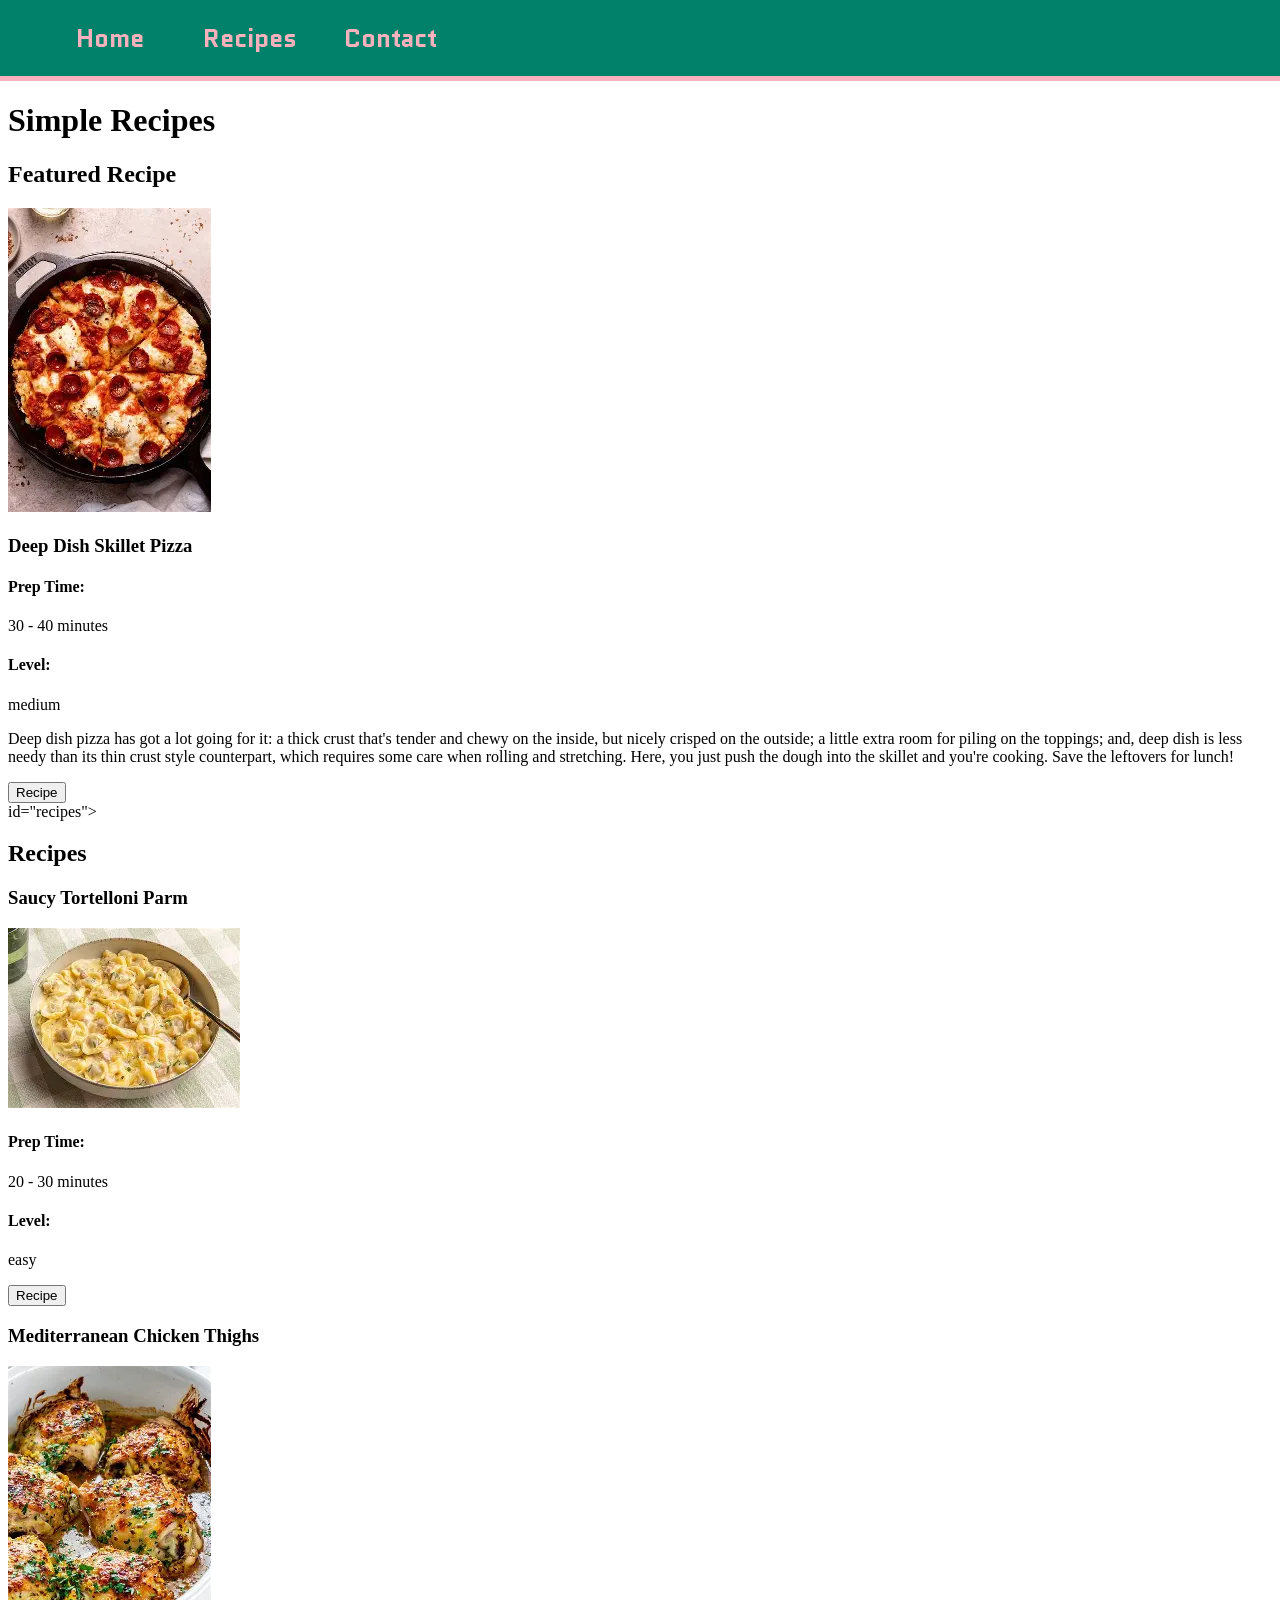
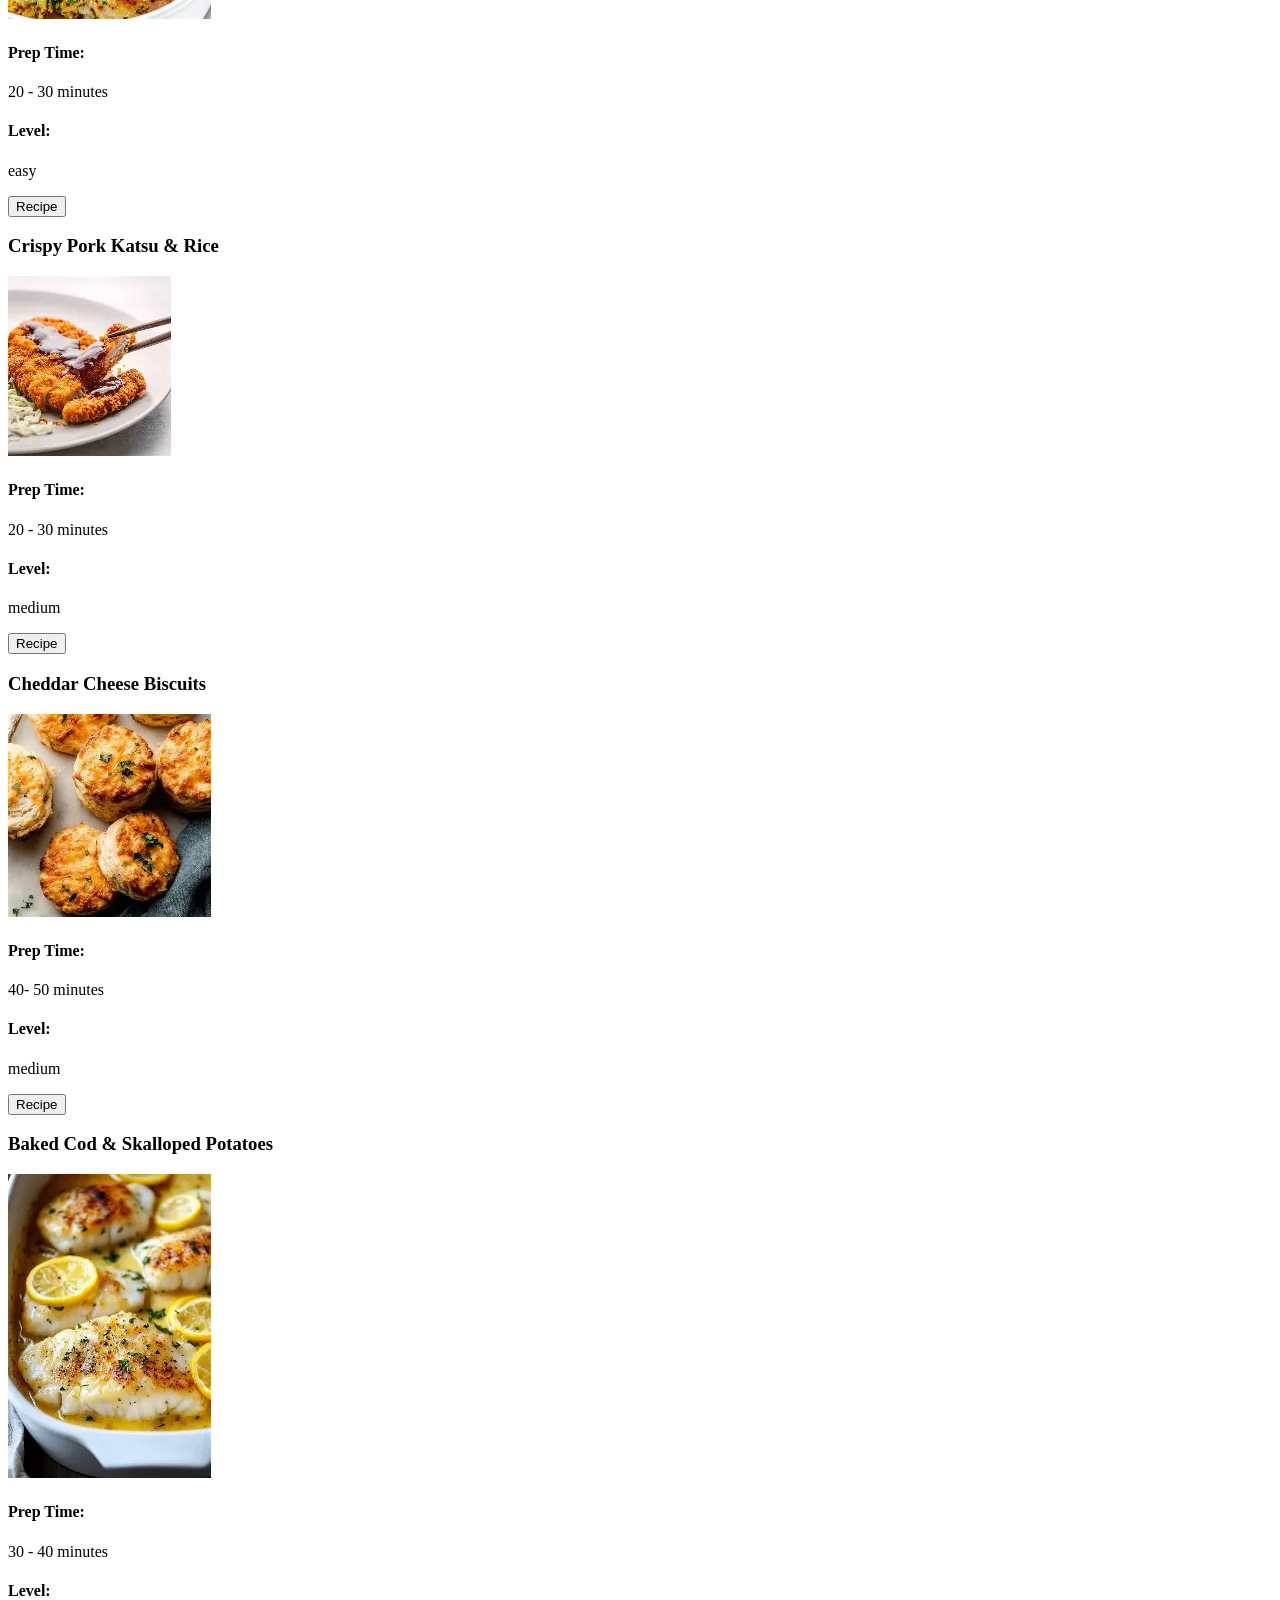
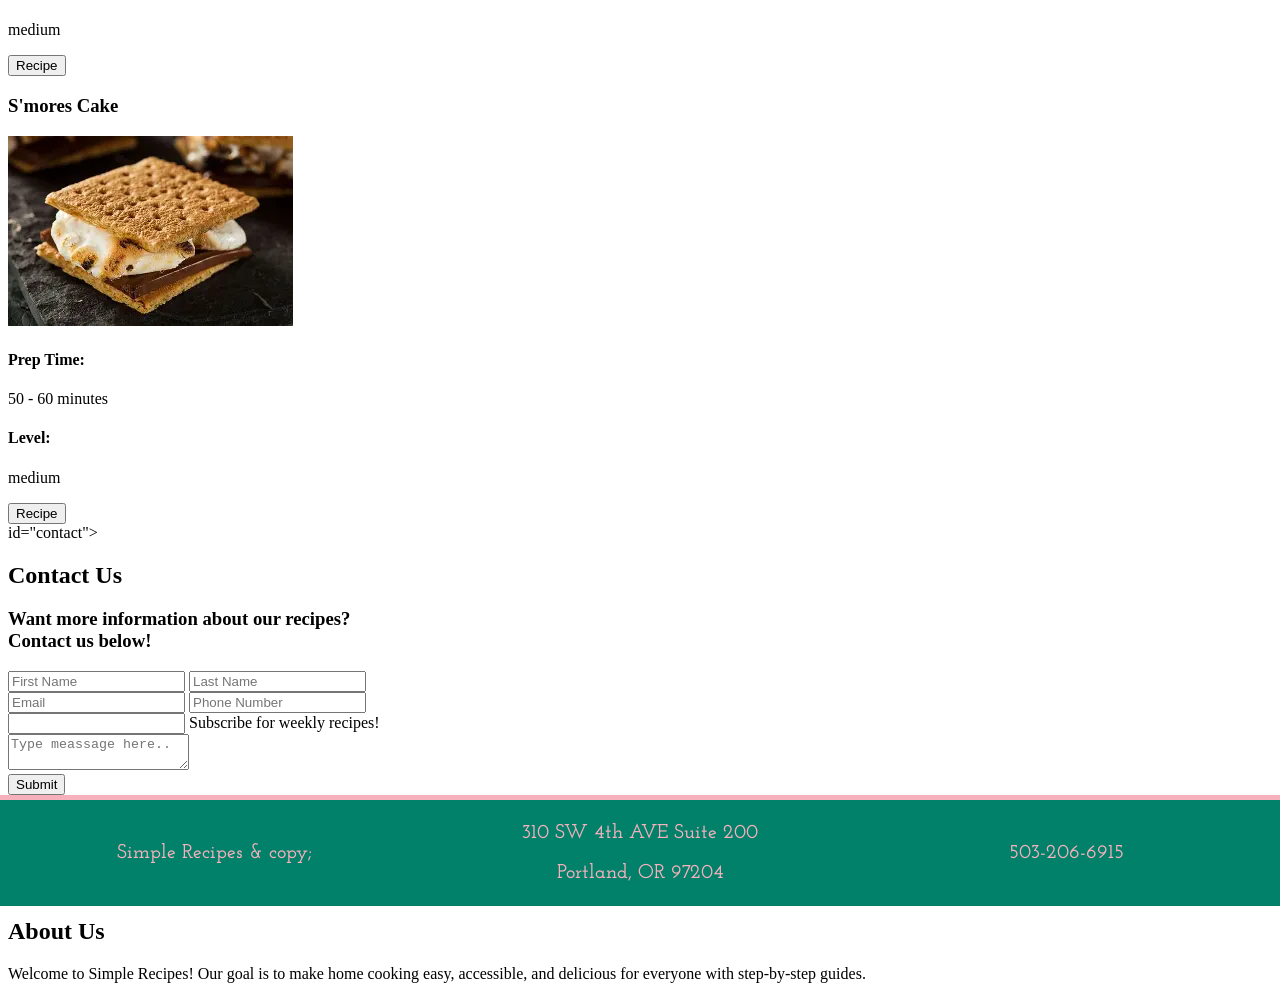
<file: Simple-Recipes/index.html>
<!DOCTYPE html>
<html>
    <head>
        <title>Simple Recipes </title>
        <meta charset="UTF-8">
        <link href="css/style.css" rel="stylesheet">
    </head>
    <body>
        <!--NAVBAR-->
        <nav class="nav-bar">
            <ul>
                <li><a href="#">Home</a></li>
                <li class="drop"><a href="#recipes">Recipes</a></li>
                    <div class="rollover-menu">
                        <a href="#featured">Featured Recipe</a>
                        <a href="#pasta">Pasta</a>
                        <a href="#chicken">Chicken</a>
                        <a href="#pork">Pork</a>
                        <a href="#biscuits">Biscuits</a>
                        <a href="#fish">Fish</a>
                        <a href="#dessert">Dessert</a>
                    </div>
                <li>
                <li><a href="#contact">Contact</a></li>
            </ul>
        </nav>
        <!--HEADER-->
        <header>
            <h1>Simple Recipes</h1>
        </header>
        <!--RECIPES-->
        <section>
            <!--FEATURED RECIPE-->
            <div id="featured">
                <h2>Featured Recipe</h2>
                <div>
                    <img src="images/skillet pizza.webp">
                </div>
                <div>
                    <h3>Deep Dish Skillet Pizza</h3>
                    <h4>Prep Time:</h4>
                    <p>30 - 40 minutes</p>
                    <h4>Level:</h4>
                    <p>medium</p>
                    <p>Deep dish pizza has got a lot going for it:
a thick crust that's tender and chewy on the inside,
but nicely crisped on the outside; a little extra room for piling
on the toppings; and, deep dish is less needy than its thin crust
style counterpart, which requires some care when rolling and stretching.
Here, you just push the dough into the skillet and you're cooking.
Save the leftovers for lunch!</p>
<input type="button" value="Recipe">
                </div>
            </div>
            <!--RECIPE CARDS-->
            <div> id="recipes">
                <h2>Recipes</h2>
                <!--PASTA-->
                <div id="pasta">
                    <h3>Saucy Tortelloni Parm</h3>
                    <div>
                        <img src="images/tortelloni.webp">
                    </div>
                    <div>
                        <h4>Prep Time:</h4>
                        <p> 20 - 30 minutes</p>
                        <h4>Level:</h4>
                        <p>easy</p>
                        <input type="button" value="Recipe">
                    </div>
                </div>
               <!--CHICKEN-->
               <div id="chicken">
                    <h3>Mediterranean Chicken Thighs</h3>
                    <div>
                        <img src="images/chicken thighs.webp">
                    </div>
                    <div>
                        <h4>Prep Time:</h4>
                        <p> 20 - 30 minutes</p>
                        <h4>Level:</h4>
                        <p>easy</p>
                        <input type="button" value="Recipe">
                    </div>
                </div>
                <!--PORK-->
                 <div id="pork">
                    <h3>Crispy Pork Katsu & Rice</h3>
                    <div>
                        <img src="images/pork katsu.webp">
                    </div>
                    <div>
                        <h4>Prep Time:</h4>
                        <p> 20 - 30 minutes</p>
                        <h4>Level:</h4>
                        <p>medium</p>
                        <input type="button" value="Recipe">
                    </div>
                </div>
                <!--BISCUITS-->
                <div id="biscuits">
                    <h3>Cheddar Cheese Biscuits</h3>
                    <div>
                        <img src="images/cheddar biscuits.webp">
                    </div>
                    <div>
                        <h4>Prep Time:</h4>
                        <p> 40- 50 minutes</p>
                        <h4>Level:</h4>
                        <p>medium</p>
                        <input type="button" value="Recipe">
                    </div>
                </div>
                <!--FISH-->
                 <div id="fish">
                    <h3>Baked Cod & Skalloped Potatoes</h3>
                    <div>
                        <img src="images/baked cod.webp">
                    </div>
                    <div>
                        <h4>Prep Time:</h4>
                        <p> 30 - 40 minutes</p>
                        <h4>Level:</h4>
                        <p>medium</p>
                        <input type="button" value="Recipe">
                    </div>
                </div>
                <!--DESSERT-->
                 <div id="dessert">
                    <h3>S'mores Cake</h3>
                    <div>
                        <img src="images/smores.webp">
                    </div>
                    <div>
                        <h4>Prep Time:</h4>
                        <p> 50 - 60 minutes</p>
                        <h4>Level:</h4>
                        <p>medium</p>
                        <input type="button" value="Recipe">
                    </div>
                </div>
            </div>
        </section>
        <!--CONTACT FORM-->
        <section>
            <div> id="contact">
                <h2>Contact Us</h2>
                <h3>Want more information about our recipes?
                    <br>
                    Contact us below!
                </h3>
                <form>
                    <input type="text" placeholder="First Name">
                    <input type="text" placeholder="Last Name">
                    <br>
                    <input type="email" placeholder="Email">
                    <input type="tel" placeholder="Phone Number">
                    <br>
                    <input type="checlbox" id="subscription">
                    <label for="subscription">Subscribe for weekly recipes!</label>
                    <br>
                    <textarea placeholder="Type meassage here.."></textarea>
                    <br>
                    <input type="submit" value="Submit">
                </form>
            </div>
        </section>
        <!--FOOTER-->
        <footer>
            <table>
                <tr>
                    <td>
                        <p>Simple Recipes & copy;</p>
                    </td>
                    <td>
                        <p>310 SW 4th AVE Suite 200</p>
                        <p>Portland, OR 97204</p>
                    </td>
                    <td>
                        <p>503-206-6915</p>
                    </td>
                </tr>
            </table>
        </footer>
        <!-- About Section -->
<section id="about">
  <h2>About Us</h2>
  <p>Welcome to Simple Recipes! Our goal is to make home cooking easy, accessible, and delicious for everyone with step-by-step guides.</p>
</section>
    </body>
</html>
</file>
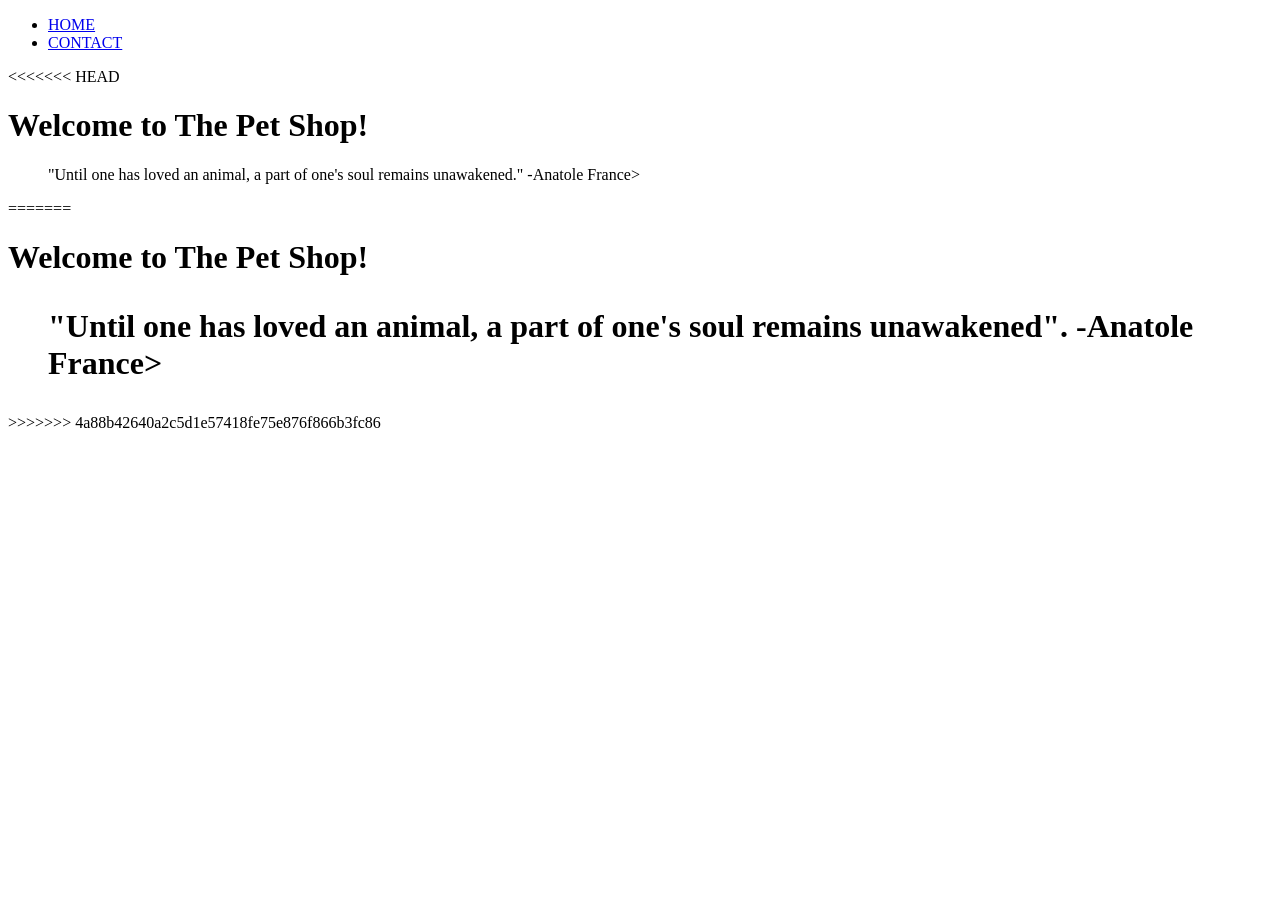
<file: The-Pet-Shop-Website/index.html>
<!DOCTYPE HTML>
<html>
    <head>
    <title> The Pet Shop</title
        <meta charset= "UTF-8"
    <meta name="description" content="Welcome to The Pet Shop! Explore our wide range of pets, care guides, and services.">
</head>
    <body>
        <!--NAVBAR-->
    <nav>
        <ul> 
            <li> <a href="index.html"> HOME </a></li>
<li> <a href="contact.html"> CONTACT </a></li>
    </nav>
<!--Header-->
<header>
    <div>
<<<<<<< HEAD
        <h1>Welcome to The Pet Shop!</h1>
        <blockquote>
     "Until one has loved an animal, a part of one's soul remains unawakened." -Anatole France>
        </blockquote>
=======
        <h1>Welcome to The Pet Shop!
        <blockquote>
            "Until one has loved an animal, a part of one's soul remains unawakened". -Anatole France>
        </blockquote></h1>
>>>>>>> 4a88b42640a2c5d1e57418fe75e876f866b3fc86
    </div>
</header>
    </body>
</html>
</file>
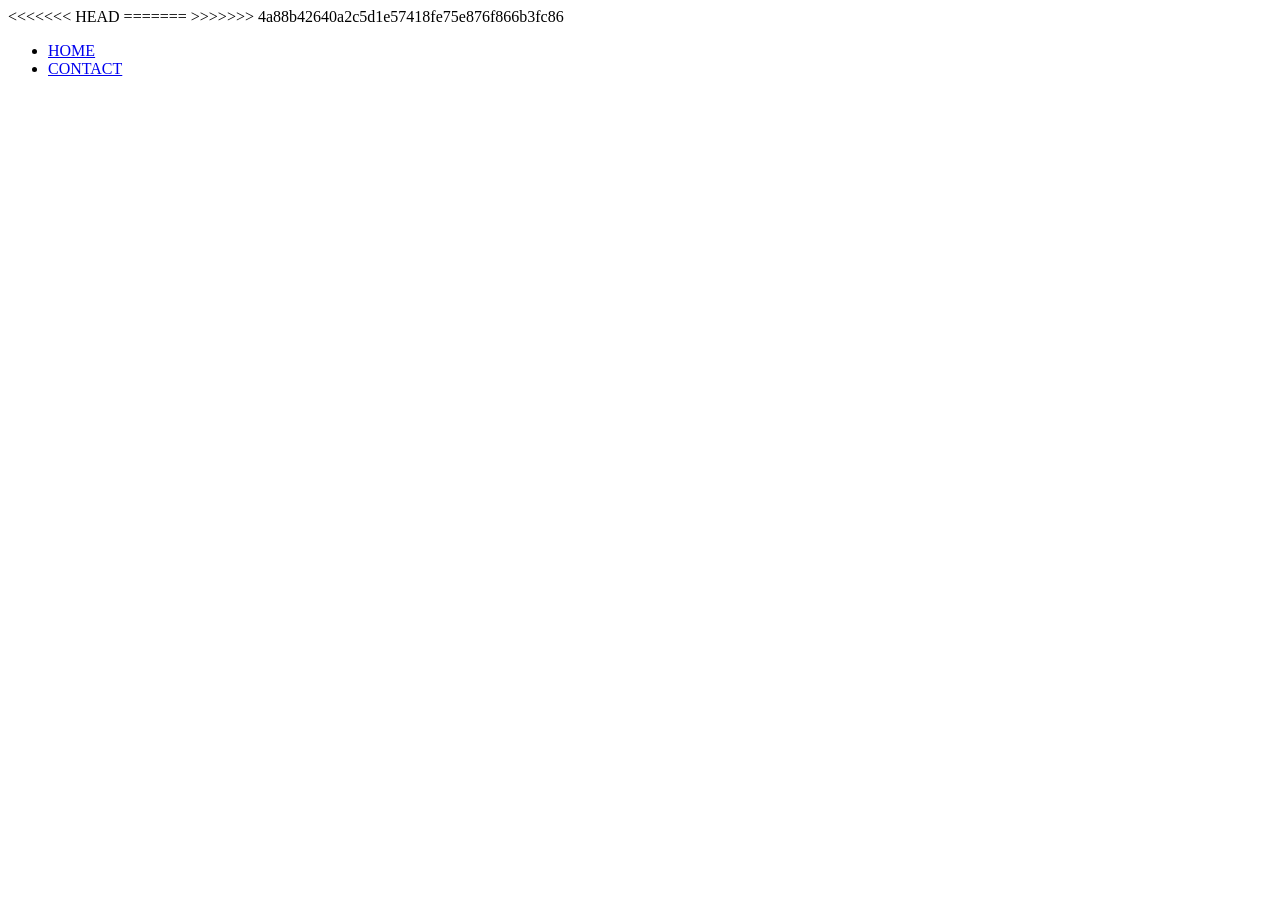
<file: The-Pet-Shop-Website/contact.html>
<!DOCTYPE HTML>
<html>
    <head>
<<<<<<< HEAD
    <title> Contact Us!</title>
        <meta name="description" content="Contact The Pet Shop Team for inquiries, appointments, and pet care questions". charset="UTF-8">
=======
    <title> Contact Us!</title
        <meta name="description" content="Contact The Pet Shop Team for inquiries, appointments, and pet care questions.">
>>>>>>> 4a88b42640a2c5d1e57418fe75e876f866b3fc86
    </head>
    <body>
        <!--NAVBAR-->
    <nav>
        <ul> 
            <li> <a href="index.html"> HOME </a></li>
<li> <a href="contact.html"> CONTACT </a></li>
    </nav>

    </body>
</html>
</file>
<file: Portfolio website assignment/style.css>
/* CSS Variables & Theme (Vibrant Pink Theme) */
:root {
  --bg-dark: #09030b;
  --bg-card: rgba(26, 10, 26, 0.55);
  --glass-border: rgba(244, 114, 182, 0.2);
  --primary-color: #ec4899;      /* Hot Pink */
  --primary-hover: #f472b6;      /* Bright Rose */
  --accent-glow: rgba(236, 72, 153, 0.4);
  --text-main: #fcf0f8;
  --text-muted: #d8b4fe;
  --nav-bg: rgba(18, 5, 20, 0.75);
}

* {
  margin: 0;
  padding: 0;
  box-sizing: border-box;
  font-family: 'Plus Jakarta Sans', sans-serif;
}

body {
  background-color: var(--bg-dark);
  color: var(--text-main);
  min-height: 100vh;
  overflow-x: hidden;
  position: relative;
}

/* Background Canvas */
#bg-canvas {
  position: fixed;
  top: 0;
  left: 0;
  width: 100vw;
  height: 100vh;
  z-index: -1;
  pointer-events: none;
}

/* Navbar Navigation Styling */
.navbar {
  position: fixed;
  top: 0;
  left: 0;
  width: 100%;
  z-index: 100;
  background: var(--nav-bg);
  backdrop-filter: blur(16px);
  border-bottom: 1px solid var(--glass-border);
  padding: 1rem 0;
}

.nav-container {
  max-width: 1200px;
  margin: 0 auto;
  padding: 0 1.5rem;
  display: flex;
  justify-content: space-between;
  align-items: center;
}

.brand-logo {
  font-family: 'Outfit', sans-serif;
  font-size: 1.5rem;
  font-weight: 800;
  color: #fff;
  text-decoration: none;
  letter-spacing: -0.5px;
}

.logo-accent {
  color: var(--primary-color);
  text-shadow: 0 0 10px var(--accent-glow);
}

.nav-links {
  display: flex;
  gap: 1.5rem;
}

.nav-link {
  color: var(--text-muted);
  text-decoration: none;
  font-size: 0.95rem;
  font-weight: 500;
  transition: all 0.3s ease;
}

.nav-link:hover, .nav-link.active {
  color: var(--primary-color);
  text-shadow: 0 0 8px var(--accent-glow);
}

.social-pills {
  display: flex;
  gap: 0.8rem;
}

.social-pills a {
  color: var(--text-main);
  background: rgba(255, 255, 255, 0.05);
  border: 1px solid var(--glass-border);
  width: 38px;
  height: 38px;
  border-radius: 50%;
  display: flex;
  align-items: center;
  justify-content: center;
  text-decoration: none;
  transition: all 0.3s ease;
}

.social-pills a:hover {
  background: var(--primary-color);
  border-color: var(--primary-color);
  transform: translateY(-2px);
  box-shadow: 0 0 12px var(--accent-glow);
}

/* Layout Main Content */
.main-content {
  max-width: 1200px;
  margin: 0 auto;
  padding: 7rem 1.5rem 4rem;
}

/* Hero Section */
.hero-section {
  padding: 3rem 0;
  text-align: center;
  display: flex;
  flex-direction: column;
  align-items: center;
}

.hero-badge {
  display: inline-flex;
  align-items: center;
  gap: 0.5rem;
  background: rgba(236, 72, 153, 0.12);
  border: 1px solid var(--glass-border);
  padding: 0.4rem 1rem;
  border-radius: 50px;
  font-size: 0.85rem;
  color: var(--primary-hover);
  margin-bottom: 1.5rem;
}

.pulse-dot {
  width: 8px;
  height: 8px;
  background-color: var(--primary-color);
  border-radius: 50%;
  box-shadow: 0 0 8px var(--primary-color);
  animation: pulse 1.8s infinite;
}

@keyframes pulse {
  0% { transform: scale(0.95); box-shadow: 0 0 0 0 rgba(236, 72, 153, 0.7); }
  70% { transform: scale(1); box-shadow: 0 0 0 8px rgba(236, 72, 153, 0); }
  100% { transform: scale(0.95); box-shadow: 0 0 0 0 rgba(236, 72, 153, 0); }
}

.hero-title {
  font-family: 'Outfit', sans-serif;
  font-size: 3.5rem;
  font-weight: 800;
  line-height: 1.15;
  margin-bottom: 1rem;
  color: #fff;
}

.highlight-text {
  background: linear-gradient(135deg, #f472b6, #ec4899, #f43f5e);
  -webkit-background-clip: text;
  -webkit-text-fill-color: transparent;
}

.hero-subtitle {
  max-width: 650px;
  font-size: 1.1rem;
  color: var(--text-muted);
  line-height: 1.6;
  margin-bottom: 2rem;
}

.hero-cta-group {
  display: flex;
  gap: 1rem;
  margin-bottom: 3.5rem;
}

/* Button Classes */
.btn {
  padding: 0.75rem 1.6rem;
  border-radius: 12px;
  font-size: 0.95rem;
  font-weight: 600;
  text-decoration: none;
  cursor: pointer;
  transition: all 0.3s ease;
  display: inline-flex;
  align-items: center;
  gap: 0.5rem;
  border: none;
}

.btn-primary {
  background: var(--primary-color);
  color: #fff;
  box-shadow: 0 4px 20px var(--accent-glow);
}

.btn-primary:hover {
  background: var(--primary-hover);
  transform: translateY(-2px);
  box-shadow: 0 6px 24px rgba(236, 72, 153, 0.6);
}

.btn-secondary {
  background: rgba(255, 255, 255, 0.05);
  color: var(--text-main);
  border: 1px solid var(--glass-border);
}

.btn-secondary:hover {
  background: rgba(255, 255, 255, 0.1);
  border-color: var(--primary-color);
  transform: translateY(-2px);
}

/* Stats Counter Grid */
.quick-stats {
  display: flex;
  gap: 2rem;
  justify-content: center;
  flex-wrap: wrap;
}

.stat-card {
  background: var(--bg-card);
  border: 1px solid var(--glass-border);
  backdrop-filter: blur(12px);
  padding: 1rem 2rem;
  border-radius: 16px;
  text-align: center;
  min-width: 150px;
}

.stat-number {
  display: block;
  font-family: 'Outfit', sans-serif;
  font-size: 1.8rem;
  font-weight: 700;
  color: var(--primary-color);
}

.stat-label {
  font-size: 0.85rem;
  color: var(--text-muted);
}

/* Section Common Layout */
.projects-section, .skills-section, .contact-section {
  padding: 5rem 0 2rem;
}

.section-header {
  text-align: center;
  margin-bottom: 3rem;
}

.section-title {
  font-family: 'Outfit', sans-serif;
  font-size: 2.2rem;
  font-weight: 700;
  color: #fff;
  margin-bottom: 0.5rem;
}

.section-subtitle {
  color: var(--text-muted);
  font-size: 1rem;
}

/* Category Filter Bar */
.filter-bar {
  display: flex;
  justify-content: center;
  gap: 0.8rem;
  margin-bottom: 2.5rem;
  flex-wrap: wrap;
}

.filter-btn {
  background: rgba(255, 255, 255, 0.04);
  border: 1px solid var(--glass-border);
  color: var(--text-muted);
  padding: 0.5rem 1.2rem;
  border-radius: 30px;
  cursor: pointer;
  font-size: 0.88rem;
  transition: all 0.3s ease;
}

.filter-btn.active, .filter-btn:hover {
  background: var(--primary-color);
  color: #fff;
  border-color: var(--primary-color);
  box-shadow: 0 0 12px var(--accent-glow);
}

/* Project Cards Grid */
.projects-grid {
  display: grid;
  grid-template-columns: repeat(auto-fill, minmax(280px, 1fr));
  gap: 1.5rem;
}

.project-card {
  background: var(--bg-card);
  border: 1px solid var(--glass-border);
  border-radius: 20px;
  padding: 1.5rem;
  backdrop-filter: blur(12px);
  position: relative;
  overflow: hidden;
  transition: all 0.3s cubic-bezier(0.4, 0, 0.2, 1);
  display: flex;
  flex-direction: column;
}

.project-card:hover {
  transform: translateY(-6px);
  border-color: rgba(236, 72, 153, 0.5);
  box-shadow: 0 12px 30px rgba(0, 0, 0, 0.5), 0 0 20px rgba(236, 72, 153, 0.25);
}

.card-header {
  display: flex;
  justify-content: space-between;
  align-items: center;
  margin-bottom: 1rem;
}

.card-type {
  font-size: 0.75rem;
  font-weight: 600;
  text-transform: uppercase;
  color: var(--primary-color);
  letter-spacing: 0.5px;
}

.card-icon {
  width: 36px;
  height: 36px;
  border-radius: 10px;
  background: rgba(236, 72, 153, 0.15);
  color: var(--primary-color);
  display: flex;
  align-items: center;
  justify-content: center;
  font-size: 1.1rem;
}

.card-title {
  font-family: 'Outfit', sans-serif;
  font-size: 1.25rem;
  font-weight: 700;
  color: #fff;
  margin-bottom: 0.6rem;
}

.card-desc {
  font-size: 0.88rem;
  color: var(--text-muted);
  line-height: 1.5;
  margin-bottom: 1.2rem;
  flex-grow: 1;
}

.tags-list {
  display: flex;
  gap: 0.4rem;
  flex-wrap: wrap;
  margin-bottom: 1.2rem;
}

.tech-tag {
  background: rgba(255, 255, 255, 0.06);
  border: 1px solid rgba(255, 255, 255, 0.1);
  color: #fbcfe8;
  font-size: 0.75rem;
  padding: 0.25rem 0.6rem;
  border-radius: 6px;
}

.card-actions {
  display: flex;
  gap: 0.6rem;
}

.btn-card {
  flex-grow: 1;
  background: rgba(236, 72, 153, 0.15);
  color: var(--primary-hover);
  border: 1px solid rgba(236, 72, 153, 0.3);
  padding: 0.55rem;
  border-radius: 10px;
  font-size: 0.85rem;
  font-weight: 600;
  cursor: pointer;
  display: flex;
  align-items: center;
  justify-content: center;
  gap: 0.4rem;
  transition: all 0.3s ease;
}

.btn-card:hover {
  background: var(--primary-color);
  color: #fff;
}

.btn-card-icon {
  width: 36px;
  height: 36px;
  border-radius: 10px;
  background: rgba(255, 255, 255, 0.05);
  border: 1px solid var(--glass-border);
  color: var(--text-main);
  display: flex;
  align-items: center;
  justify-content: center;
  text-decoration: none;
  transition: all 0.3s ease;
}

.btn-card-icon:hover {
  background: rgba(255, 255, 255, 0.15);
  color: var(--primary-color);
}

/* Technical Skills Grid */
.skills-grid {
  display: grid;
  grid-template-columns: repeat(auto-fill, minmax(220px, 1fr));
  gap: 1.2rem;
}

.skill-box {
  background: var(--bg-card);
  border: 1px solid var(--glass-border);
  border-radius: 16px;
  padding: 1.5rem;
  backdrop-filter: blur(12px);
  text-align: center;
  transition: all 0.3s ease;
}

.skill-box:hover {
  border-color: var(--primary-color);
  transform: translateY(-4px);
}

.skill-icon {
  font-size: 2.2rem;
  color: var(--primary-color);
  margin-bottom: 0.8rem;
}

.skill-box h4 {
  color: #fff;
  font-size: 1.1rem;
  margin-bottom: 0.4rem;
}

.skill-box p {
  font-size: 0.8rem;
  color: var(--text-muted);
}

/* Contact Section Card Layout */
.contact-card {
  background: var(--bg-card);
  border: 1px solid var(--glass-border);
  border-radius: 24px;
  padding: 2.5rem;
  backdrop-filter: blur(16px);
}

.contact-body {
  display: grid;
  grid-template-columns: 1fr 1.2fr;
  gap: 2.5rem;
  margin-top: 2rem;
}

.contact-info {
  display: flex;
  flex-direction: column;
  gap: 1.5rem;
}

.info-item {
  display: flex;
  align-items: center;
  gap: 1rem;
}

.info-icon {
  width: 48px;
  height: 48px;
  border-radius: 12px;
  background: rgba(236, 72, 153, 0.15);
  color: var(--primary-color);
  display: flex;
  align-items: center;
  justify-content: center;
  font-size: 1.2rem;
}

.info-item h5 {
  color: var(--text-muted);
  font-size: 0.8rem;
  text-transform: uppercase;
}

.info-link, .info-text {
  color: #fff;
  text-decoration: none;
  font-weight: 600;
  font-size: 0.95rem;
  transition: color 0.3s ease;
}

.info-link:hover {
  color: var(--primary-color);
}

/* Form Styling */
.contact-form {
  display: flex;
  flex-direction: column;
  gap: 1rem;
}

.form-group {
  display: flex;
  flex-direction: column;
  gap: 0.4rem;
}

.form-group label {
  font-size: 0.85rem;
  color: var(--text-muted);
}

.form-group input, .form-group textarea {
  background: rgba(15, 23, 42, 0.7);
  border: 1px solid var(--glass-border);
  padding: 0.75rem 1rem;
  border-radius: 10px;
  color: #fff;
  font-size: 0.9rem;
  outline: none;
  transition: border-color 0.3s ease;
}

.form-group input:focus, .form-group textarea:focus {
  border-color: var(--primary-color);
  box-shadow: 0 0 10px rgba(236, 72, 153, 0.2);
}

.btn-full {
  width: 100%;
  justify-content: center;
  margin-top: 0.5rem;
}

/* Clean Footer */
.footer {
  border-top: 1px solid var(--glass-border);
  padding: 2rem 0;
  margin-top: 4rem;
  background: rgba(18, 5, 20, 0.8);
}

.footer-container {
  max-width: 1200px;
  margin: 0 auto;
  padding: 0 1.5rem;
  display: flex;
  justify-content: space-between;
  align-items: center;
}

/* Interactive Modal Backdrop */
.modal-backdrop {
  position: fixed;
  top: 0;
  left: 0;
  width: 100vw;
  height: 100vh;
  background: rgba(9, 3, 11, 0.85);
  backdrop-filter: blur(12px);
  z-index: 1000;
  display: flex;
  align-items: center;
  justify-content: center;
  opacity: 0;
  pointer-events: none;
  transition: opacity 0.3s ease;
  padding: 1.5rem;
}

.modal-backdrop.active {
  opacity: 1;
  pointer-events: auto;
}

.modal-content {
  background: #180918;
  border: 1px solid var(--glass-border);
  border-radius: 20px;
  width: 100%;
  max-width: 500px;
  padding: 2rem;
  position: relative;
  box-shadow: 0 20px 50px rgba(0, 0, 0, 0.8), 0 0 30px rgba(236, 72, 153, 0.2);
  max-height: 90vh;
  overflow-y: auto;
}

.modal-close-btn {
  position: absolute;
  top: 1rem;
  right: 1rem;
  background: transparent;
  border: none;
  color: var(--text-muted);
  font-size: 1.5rem;
  cursor: pointer;
  transition: color 0.3s ease;
}

.modal-close-btn:hover {
  color: var(--primary-color);
}

/* Mini Demos Styling */
.ttt-grid {
  display: grid;
  grid-template-columns: repeat(3, 1fr);
  gap: 0.5rem;
  max-width: 260px;
  margin: 0 auto;
}

.ttt-cell {
  aspect-ratio: 1;
  background: rgba(255, 255, 255, 0.05);
  border: 1px solid var(--glass-border);
  border-radius: 12px;
  display: flex;
  align-items: center;
  justify-content: center;
  font-size: 2rem;
  font-weight: bold;
  cursor: pointer;
  color: var(--primary-color);
  transition: background 0.3s ease;
}

.ttt-cell:hover:not(.taken) {
  background: rgba(236, 72, 153, 0.2);
}

.calc-btn {
  padding: 0.8rem;
  font-size: 1.1rem;
  font-weight: bold;
  border-radius: 8px;
  border: 1px solid var(--glass-border);
  background: rgba(255, 255, 255, 0.05);
  color: white;
  cursor: pointer;
  transition: all 0.2s ease;
}

.calc-btn:hover {
  background: rgba(236, 72, 153, 0.3);
}

.calc-btn.op {
  color: var(--primary-color);
}

/* Mobile Responsiveness */
@media (max-width: 768px) {
  .hero-title {
    font-size: 2.5rem;
  }
  
  .contact-body {
    grid-template-columns: 1fr;
  }
  
  .nav-links {
    display: none;
  }
  
  .footer-container {
    flex-direction: column;
    gap: 1rem;
    text-align: center;
  }
}
</file>
<file: Simple-Recipes/css/style.css>
/*Import link for the Josefin Slab from fonts.google.com*/
@import url('https://fonts.googleapis.com/css2?family=Josefin+Slab:ital,wght@0,100..700;1,100..700&family=Quantico:ital,wght@0,400;0,700;1,400;1,700&display=swap');

html{
    overflow-x: hidden; /*Prevents the browser from 
    displaying a left to right scroll bar as a result
    of negative margin values*/
    scroll-behavior: smooth; /*Creates a smooth scrolling
    effect when a bookmark link is clicked*/
}

/*NAVBAR*/
.nav-bar{
    position: sticky; /*Creates a sticky element that stays 
    in the same pot in the browser screen*/
    top: 0; /*Tells the browser to stick the alement at the
    top of the page based on user scrolling*/
    z-index :9; /*Sets the stack layer of the navbar to scroll
    all elements*/
}

ul{
    display: flex; /*Creates a flex container which will
    expand or shrink elements ton fill the space available
    to them and place the elements side by side horizontally*/
    list-style-type: none; /*Removes the default styling 
    for unordered list elements*/
    align-items: center;
    margin: -8px -8px 0px -8px; /*The margin order is top,
    right, bottom and left. The negative margin will stretch
    the background beyond the edge of the browser screen*/
    background-color: rgb(1, 128, 106);
    border-bottom: 5px solid rgb(247, 177, 188);
}

a{
    display: block; /*Displays anchor elements vertically
    on a new line, this was added so the drop down menu
    displays vertically and not horizontally on the screen*/
   font-family: "Quantico", sans-serif;
   font-size: 25px;
    font-weight: 800;
    color: rgb(247, 177, 188);
    text-align: center;
    width: 100px;
    padding: 20px;
    text-decoration: none; 
    transition: background-color 0.3s ease-in;
}

a:hover, .drop:hover a:only-of-type /*Only-of-type effects
the only child element nested within an element. This will
keep the background color blue while hovering and the text
white when we move the mouse over anchor elements in the
rollover-menu div*/ {
    background-color: rgb(149, 238, 223);
    color: white;
    box-shadow: 0px 8px 16px 0px rgba(0, 0, 0, 0.7);
    transition: background-color 0.3s ease-in;
}
.rollover-menu{
    display: none; /*Prevents the anchor links in this div
    from showing on the web browser until otherwise
    specified*/
    position: absolute; /*Absolute will position the div
    element relative to the position of its parent element*/
    background-color: white;
    box-shadow: 0px 8px 16px 0px rgba(0, 0, 0, 0.2);
}

/*Creates a trigger effect when the user hovers their mouse
over the Recipes link. The trigger will display all elements
within the rollover-menu class div element*/
.drop:hover .rollover-menu{
    display: block;
}

.rollover-menu a{
    color: rgb(0, 80, 67);
}

.rollover-menu a:hover{
    color: white;
    box-shadow: 0px 8px 16px 0px rgba(90, 90, 90, 0.2);
}

.rollover-menu a:nth-child(1){
    border-top: 5px solid rgb(238, 118, 136);
}


/*FOOTER*/

footer{
    align-items: center; /*Will align nested HTML elements
    in the center i.e. the table data and paragraph elements
    in the footer tag*/
    margin: 0px -8px -8px -8px; /*Stretches the footer
    background beyond the browsers edge leaving no white
    space*/
    background-color: rgb(1, 128, 106);
    border-top: 5px solid rgb(247, 177, 188);
    bottom: 0; /*Positions the footer at the bottom of
    the screen*/
}

table{
    width: 100%; /*Will take up the full width of the
    browser screen*/
}

td{
    width: 33%; /*Each table data item takes up 1/3 of the
    space available on the screen*/
}

td p{
    font-family: 'Josefin Slab', serif; /*Font from
    fonts.google.com*/
    font-size: 20px;
    font-weight: 600;
    text-align: center;
    color: rgb(247, 177, 188);
}
</file>
